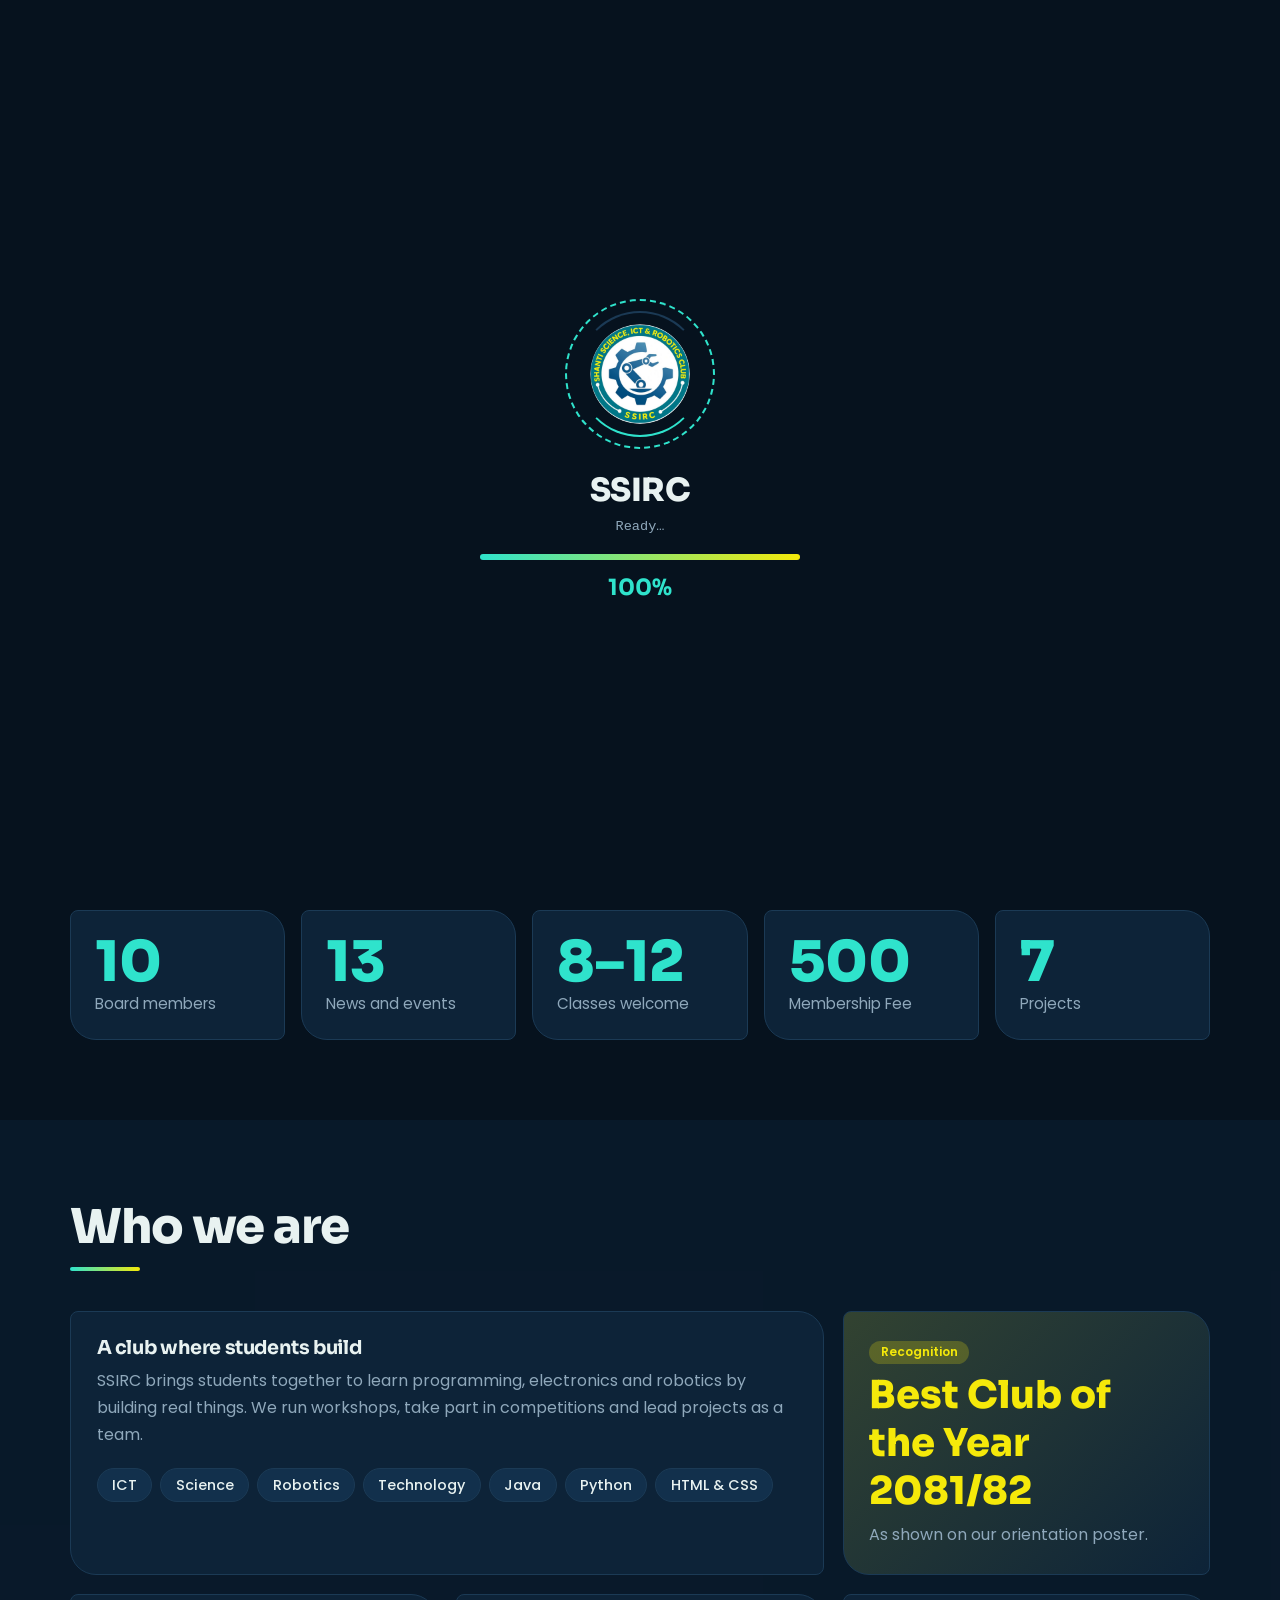
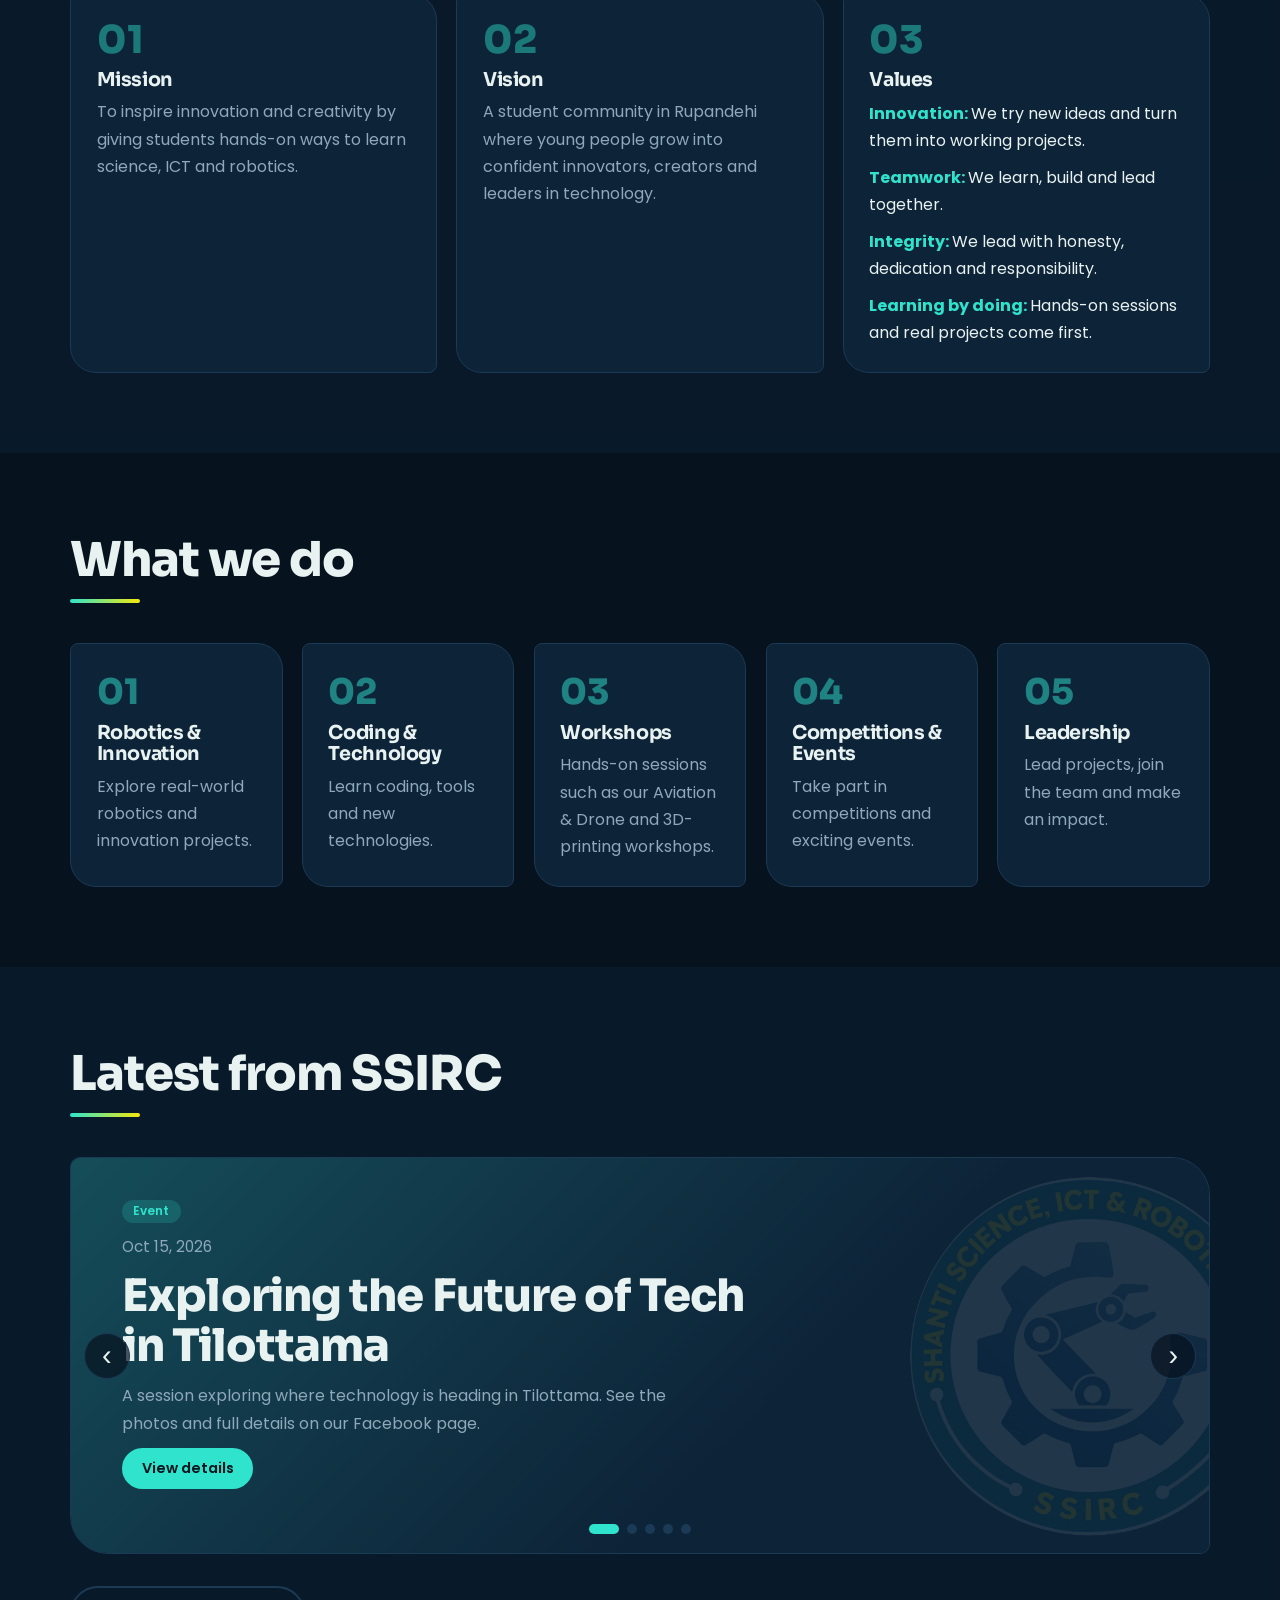
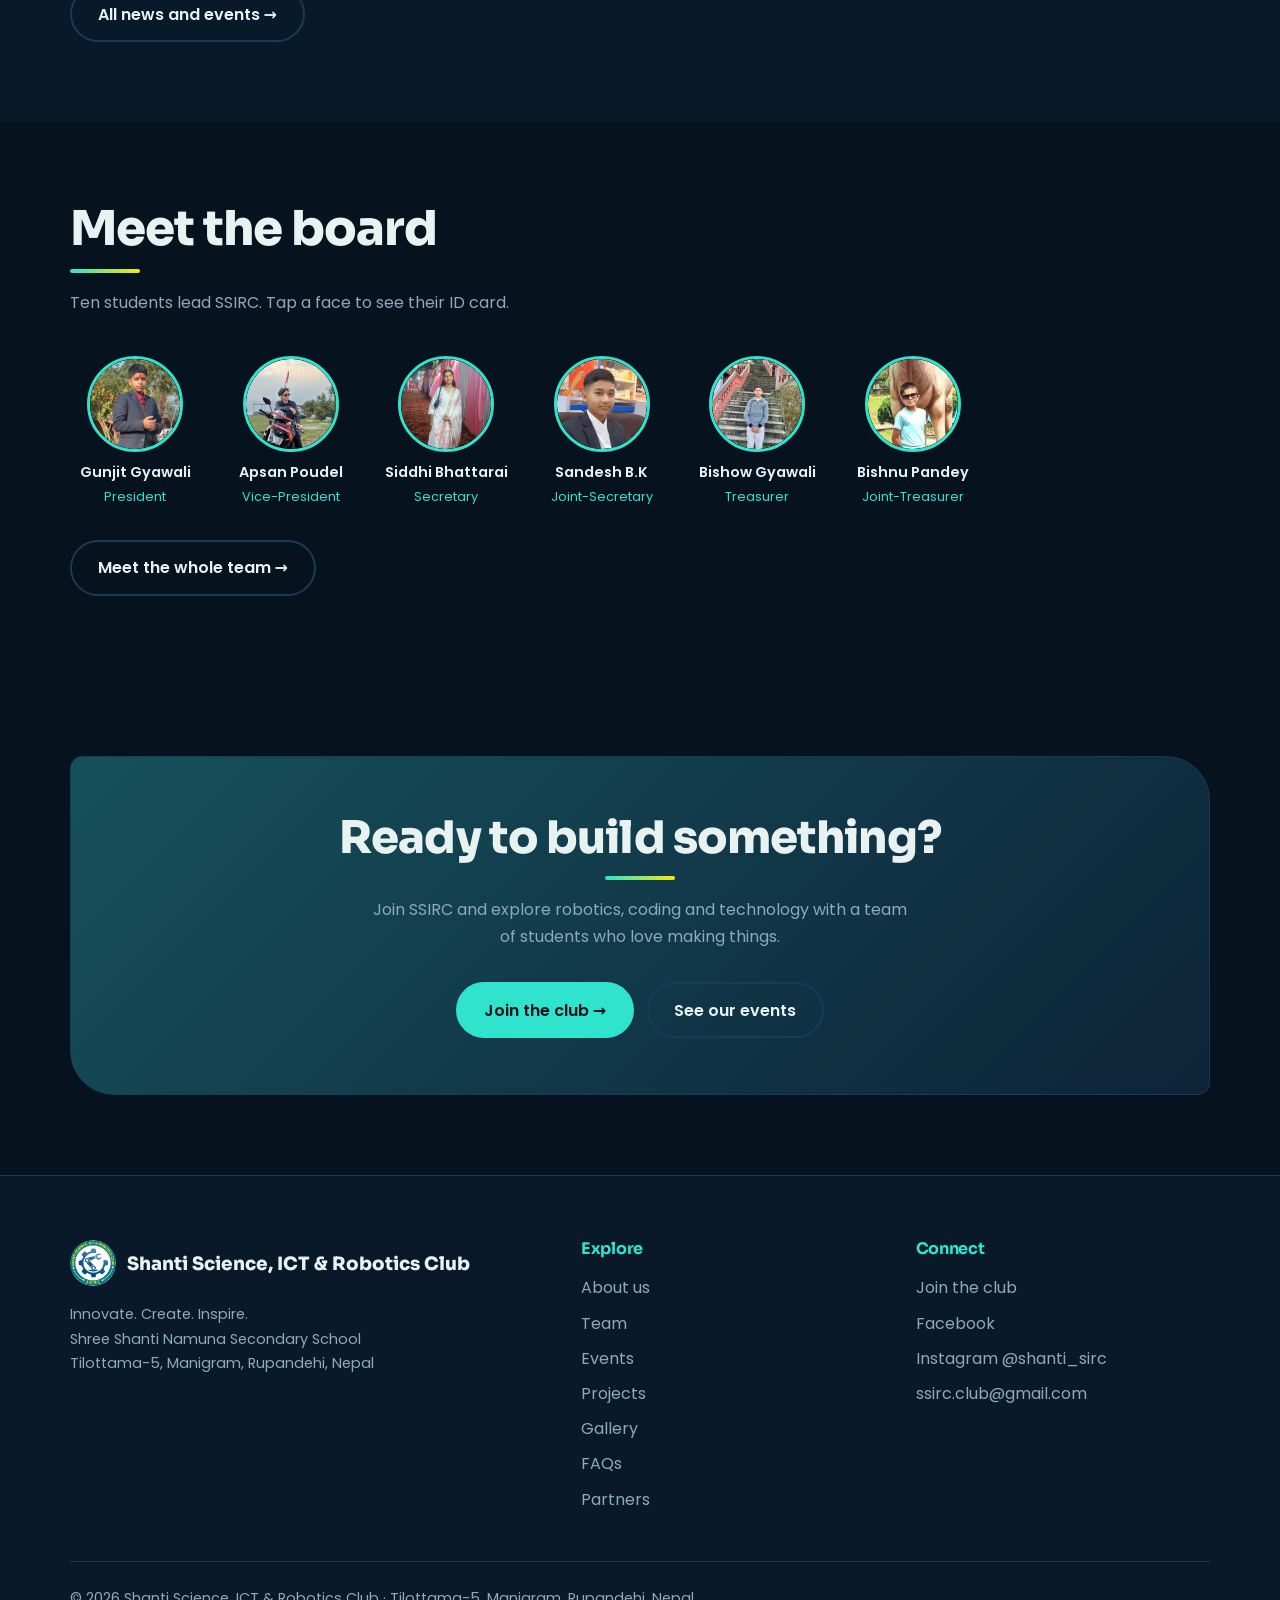
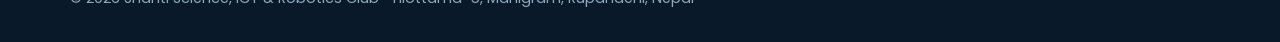
<file: index.html>
<!DOCTYPE html>
<html lang="en">
<head>
<meta charset="utf-8">
<meta name="viewport" content="width=device-width, initial-scale=1, viewport-fit=cover">
<title>Shanti Science, ICT &amp; Robotics Club (SSIRC) | Innovate. Create. Inspire.</title>
<meta name="description" content="SSIRC is a student club for science, ICT and robotics at Shree Shanti Namuna Secondary School, Manigram, Rupandehi, Nepal.">
<meta property="og:title" content="Shanti Science, ICT &amp; Robotics Club (SSIRC) | Innovate. Create. Inspire.">
<meta property="og:description" content="SSIRC is a student club for science, ICT and robotics at Shree Shanti Namuna Secondary School, Manigram, Rupandehi, Nepal.">
<meta property="og:image" content="https://shantisirc.com/logo.png">
<meta property="og:type" content="website">
<meta name="theme-color" content="#06121e">
<link rel="icon" type="image/png" href="favicon.png">
<link rel="manifest" href="site.webmanifest">
<link rel="preconnect" href="https://fonts.googleapis.com">
<link rel="preconnect" href="https://fonts.gstatic.com" crossorigin>
<link href="https://fonts.googleapis.com/css2?family=Poppins:wght@400;500;600;700&family=Sora:wght@600;700;800&display=swap" rel="stylesheet">
<script>document.documentElement.classList.add('js');try{var t=localStorage.getItem('ssirc-theme');if(t)document.documentElement.dataset.theme=t}catch(e){}</script>
<link rel="stylesheet" href="css/base.css">
<link rel="stylesheet" href="css/fx.css">
<link rel="stylesheet" href="css/pages.css">
<link rel="stylesheet" href="css/idcard.css">
</head>
<body data-page="home">
<a class="skip" href="#main">Skip to content</a>
<div id="hdr"></div>
<main id="main">

<section class="hero"><div class="wrap hero-grid">
  <div>
    <p class="kick">Shanti Science, ICT &amp; Robotics Club</p>
    <h1><span>Innovate.</span><span>Create.</span><span>Inspire.</span></h1>
    <p class="lead">A student club for science, ICT and robotics at Shree Shanti Namuna Secondary School in Manigram, Rupandehi, Nepal.</p>
    <div class="cta"><a class="btn" data-join>Join the club →</a><a class="btn ghost" href="events.html">Explore events</a></div>
  </div>
  <div class="orbit"><i class="arm"><b></b></i><i class="arm a2"><b></b></i><i class="arm a3"><b></b></i><img src="logo.png" alt="Shanti Science, ICT &amp; Robotics Club logo" width="400" height="400"></div>
</div></section>

<div class="marq" aria-hidden="true"><div class="marq-in"><span>Innovate</span><span>Create</span><span>Inspire</span><span>Science</span><span>ICT</span><span>Robotics</span><span>Technology</span><span>Java</span><span>Python</span><span>HTML &amp; CSS</span><span>Workshops</span><span>Competitions</span><span>Innovate</span><span>Create</span><span>Inspire</span><span>Science</span><span>ICT</span><span>Robotics</span><span>Technology</span><span>Java</span><span>Python</span><span>HTML &amp; CSS</span><span>Workshops</span><span>Competitions</span></div></div>

<section class="sec"><div class="wrap"><div class="stats">
  <div class="stat rv" id="stBoard"><b>0</b><span>Board members</span></div>
  <div class="stat rv" id="stEvents" hidden><b>0</b><span>News and events</span></div>
  <div class="stat rv"><b>8–12</b><span>Classes welcome</span></div>
  <div class="stat rv"><b>500</b><span>Membership Fee</span></div>
  <div class="stat rv" id="stProj" hidden><b>0</b><span>Projects</span></div>
  <div class="stat rv" id="stPhotos" hidden><b>0</b><span>Photos</span></div>
</div></div></section>

<section class="sec alt" id="about"><div class="wrap">
  <h2>Who we are</h2>
  <div class="bento">
    <article class="card s4 rv"><h3>A club where students build</h3><p>SSIRC brings students together to learn programming, electronics and robotics by building real things. We run workshops, take part in competitions and lead projects as a team.</p>
      <ul class="chips" style="margin-top:1.2rem"><li>ICT</li><li>Science</li><li>Robotics</li><li>Technology</li><li>Java</li><li>Python</li><li>HTML &amp; CSS</li></ul></article>
    <article class="card award s2 rv"><span class="ev-tag" data-tag="Announcement">Recognition</span><strong>Best Club of the Year 2081/82</strong><p>As shown on our orientation poster.</p></article>
    <article class="card s2 rv"><div class="no">01</div><h3>Mission</h3><p id="mission"></p></article>
    <article class="card s2 rv"><div class="no">02</div><h3>Vision</h3><p id="vision"></p></article>
    <article class="card s2 rv"><div class="no">03</div><h3>Values</h3><ul class="vals" id="values"></ul></article>
  </div>
</div></section>

<section class="sec"><div class="wrap">
  <h2>What we do</h2>
  <div class="prog" id="programs"></div>
</div></section>

<section class="sec alt"><div class="wrap">
  <h2>Latest from SSIRC</h2>
  <div class="car" id="homeCar" aria-label="Latest news and events"></div>
  <div class="cta"><a class="btn ghost" href="events.html">All news and events →</a></div>
</div></section>

<section class="sec"><div class="wrap">
  <h2>Meet the board</h2>
  <p class="sub">Ten students lead SSIRC. Tap a face to see their ID card.</p>
  <div class="strip" id="teamStrip"></div>
  <div class="cta"><a class="btn ghost" href="team.html">Meet the whole team →</a></div>
</div></section>

<section class="sec alt" id="gallerySec" hidden><div class="wrap">
  <h2>Gallery</h2>
  <div class="pvgrid" id="galPrev"></div>
  <div class="cta"><a class="btn ghost" href="gallery.html">See all photos →</a></div>
</div></section>
<section class="sec"><div class="wrap"><div class="band rv"><h2>Ready to build something?</h2><p>Join SSIRC and explore robotics, coding and technology with a team of students who love making things.</p><div class="cta"><a class="btn" data-join>Join the club →</a><a class="btn ghost" href="events.html">See our events</a></div></div></div></section>
</main>
<div id="ftr"></div>
<dialog id="evm" aria-labelledby="evmT"><div class="evm-panel"><button class="evm-close" aria-label="Close">×</button><img class="evm-img" alt="" hidden><span class="evm-tag ev-tag"></span><time></time><h2 id="evmT"></h2><p class="evm-text"></p><dl class="facts"></dl><div class="cta"><a class="btn evm-link"></a></div></div></dialog>
<noscript><p style="padding:1rem;text-align:center">Please turn on JavaScript to see the full SSIRC website. You can still reach us at ssirc.club@gmail.com.</p></noscript>
<script defer src="js/data.js"></script>
<script defer src="js/util.js"></script>
<script defer src="js/layout.js"></script>
<script defer src="js/fx.js"></script>
<script defer src="js/events.js"></script>
<script defer src="js/projects.js"></script>
<script defer src="js/gallery.js"></script>
<script defer src="js/content.js"></script>
<script defer src="js/home.js"></script>
</body>
</html>
</file>
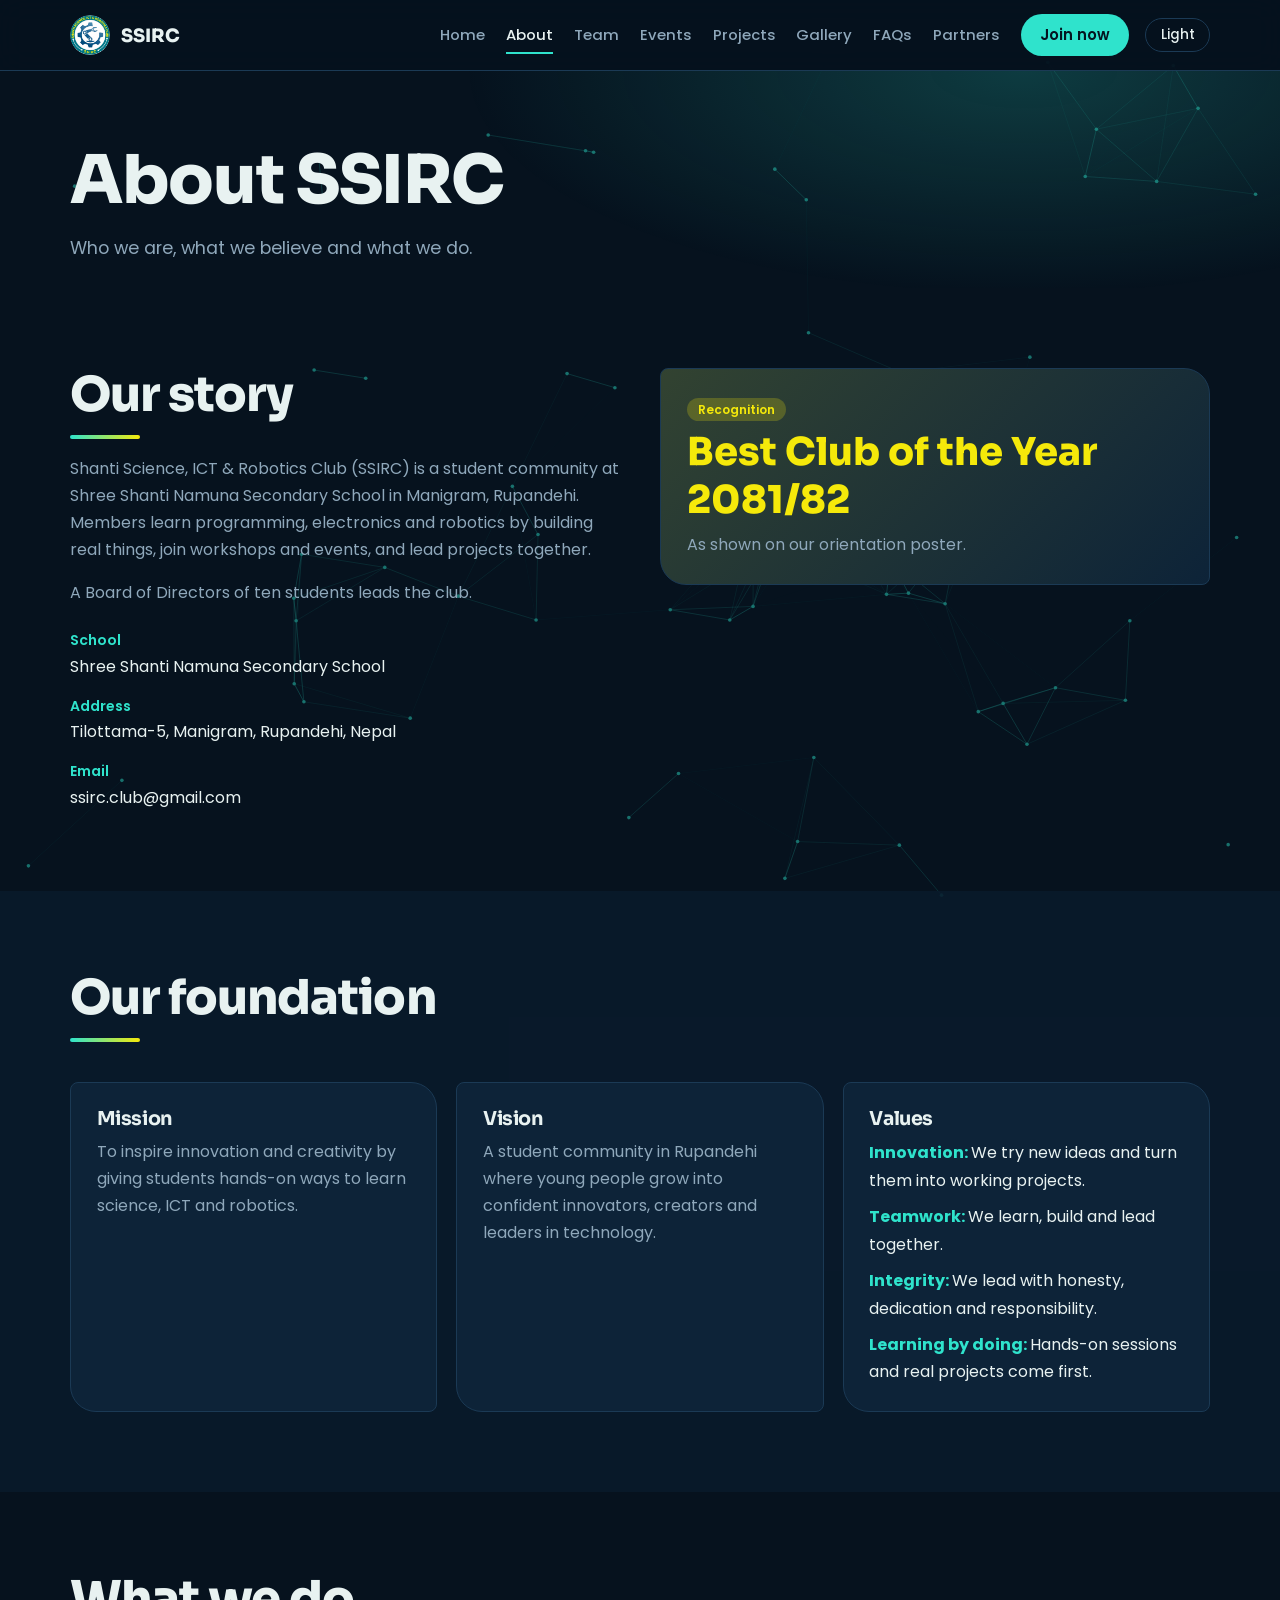
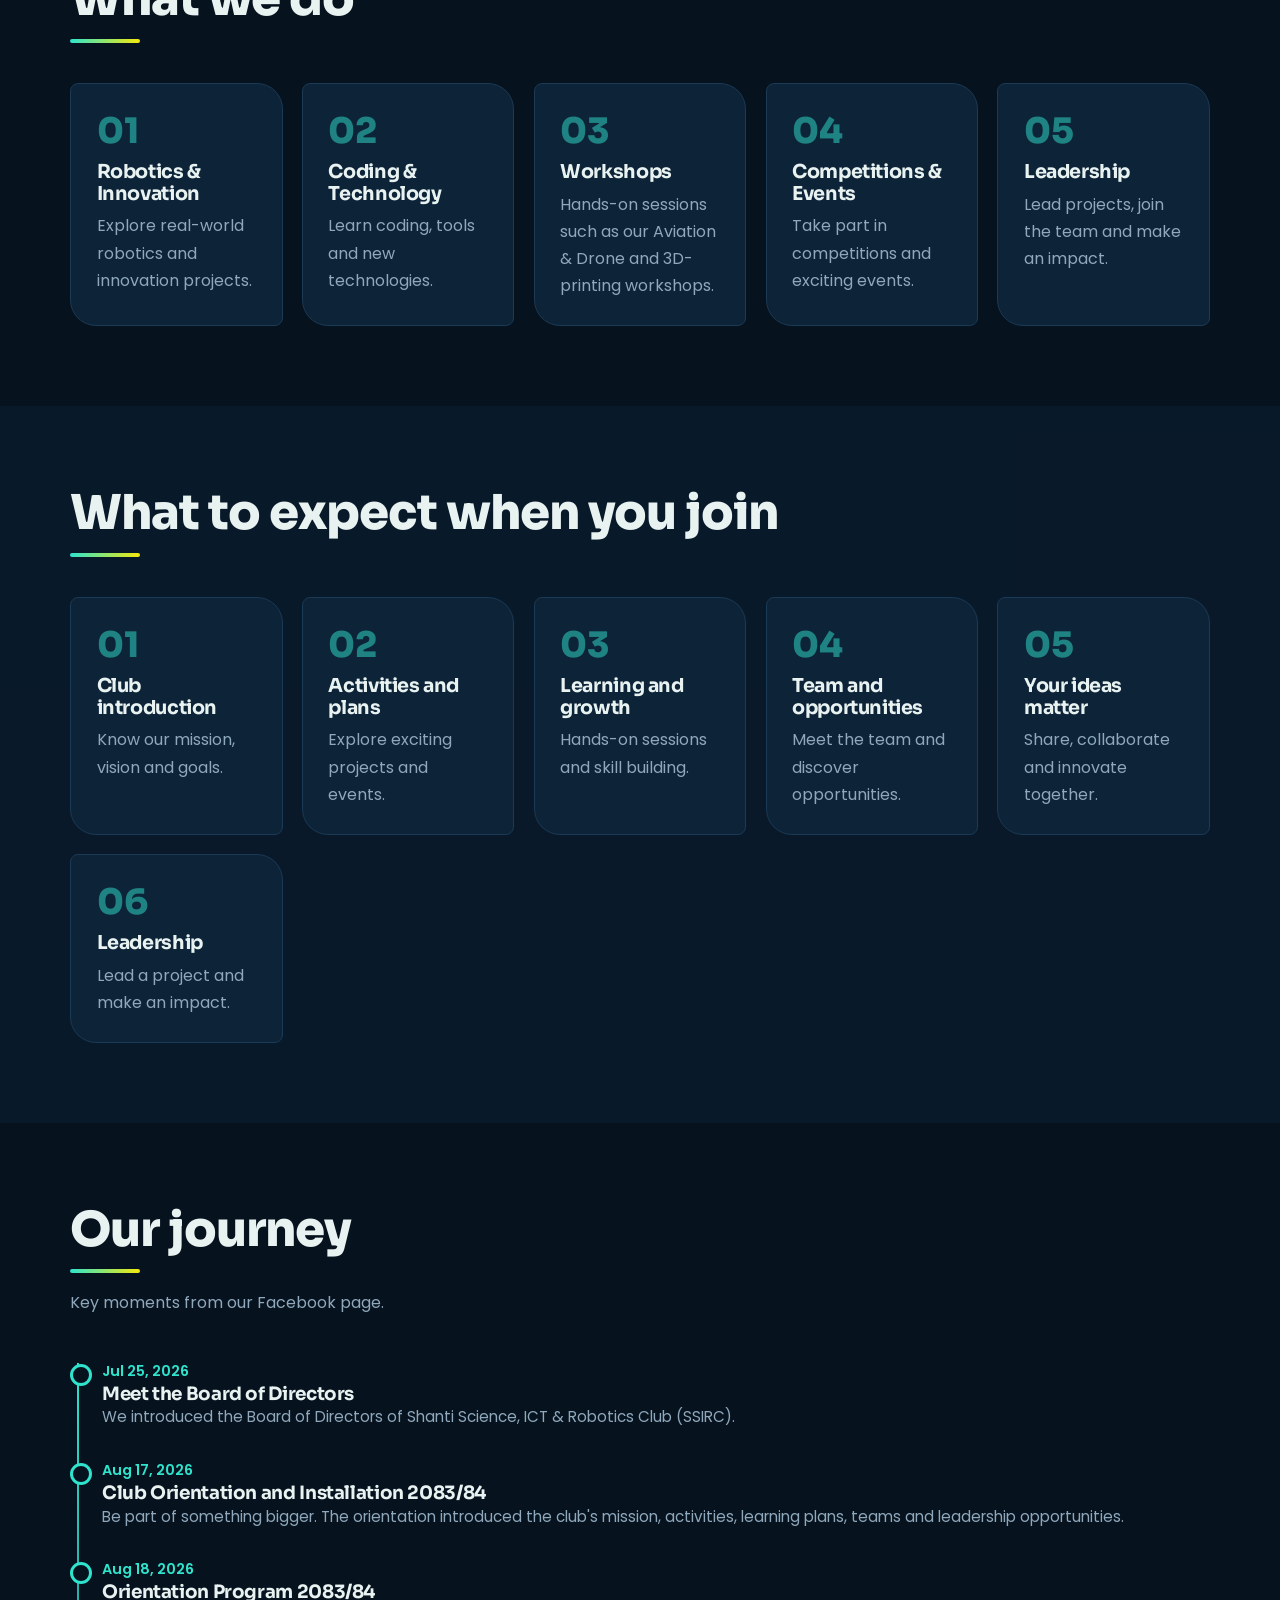
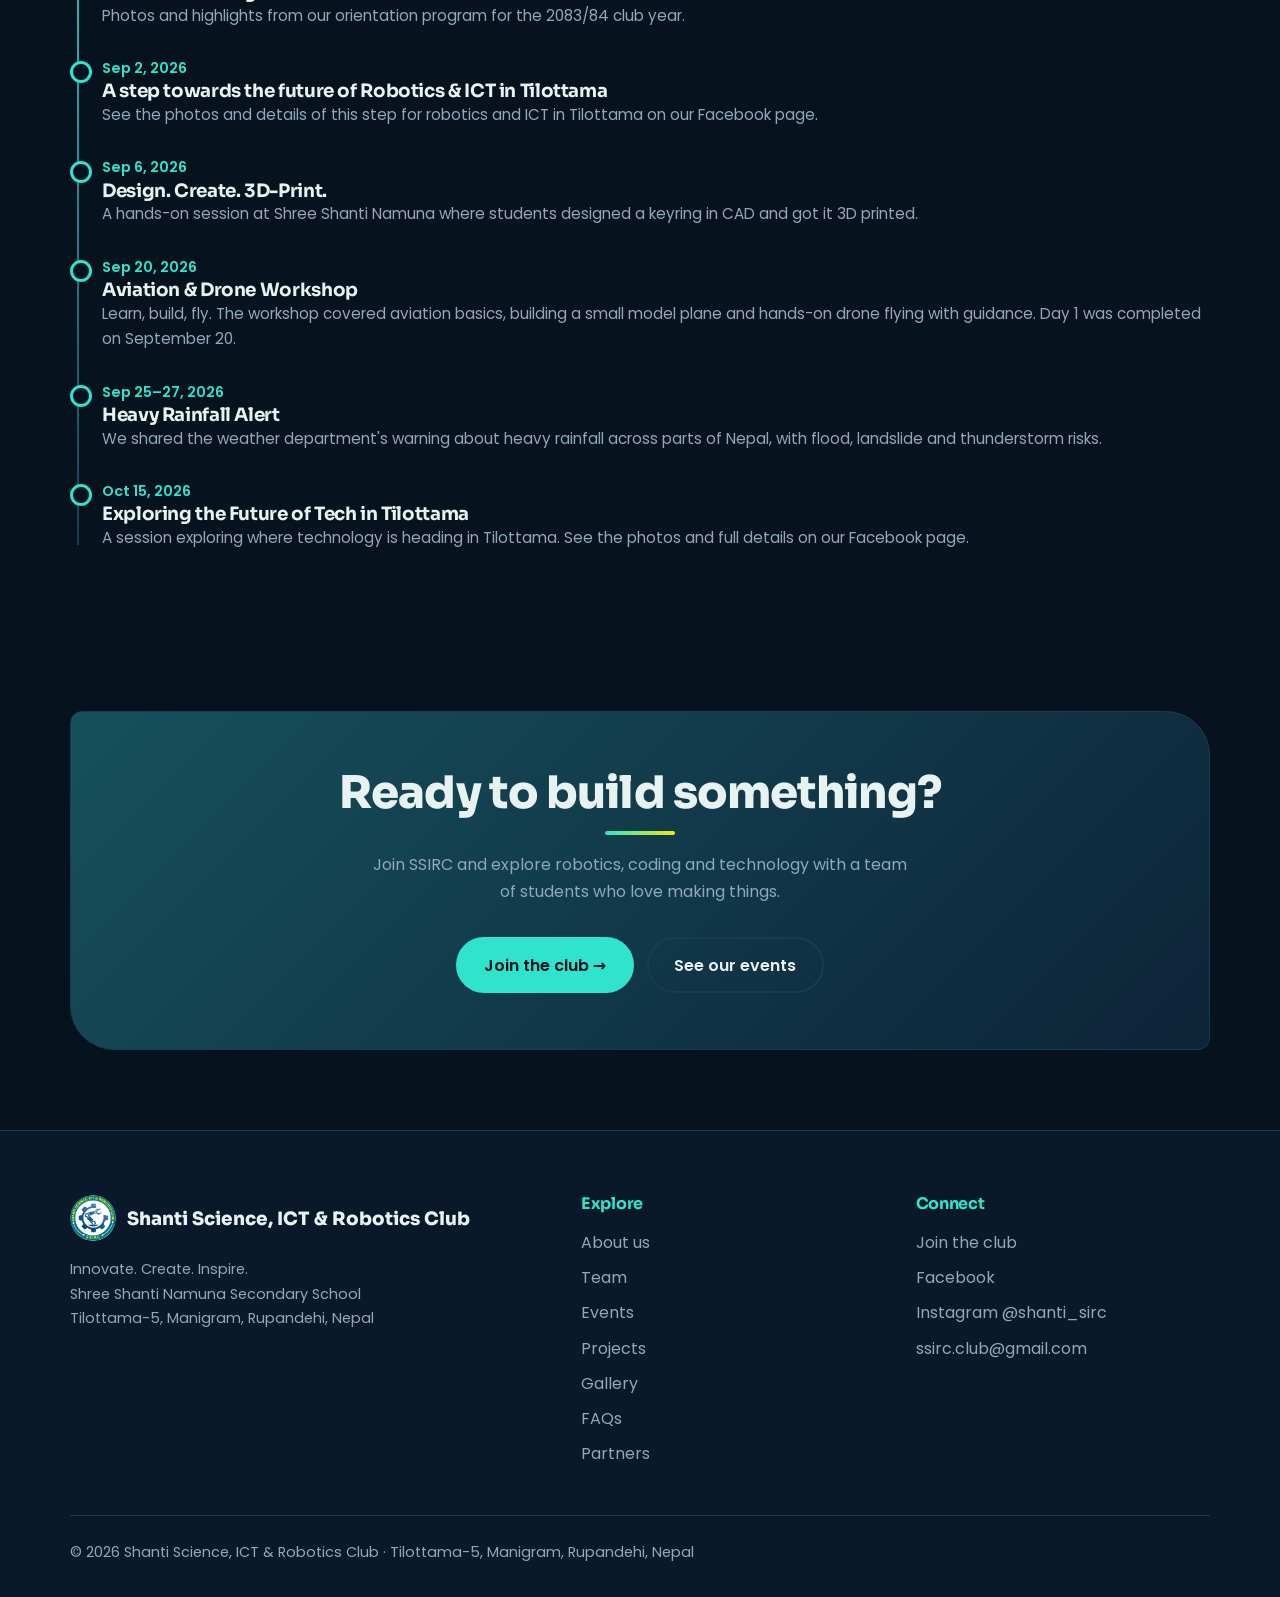
<file: about.html>
<!DOCTYPE html>
<html lang="en">
<head>
<meta charset="utf-8">
<meta name="viewport" content="width=device-width, initial-scale=1, viewport-fit=cover">
<title>About SSIRC | Shanti Science, ICT &amp; Robotics Club</title>
<meta name="description" content="Learn about SSIRC: our mission, vision, values, programs and journey.">
<meta property="og:title" content="About SSIRC | Shanti Science, ICT &amp; Robotics Club">
<meta property="og:description" content="Learn about SSIRC: our mission, vision, values, programs and journey.">
<meta property="og:image" content="https://shantisirc.com/logo.png">
<meta property="og:type" content="website">
<meta name="theme-color" content="#06121e">
<link rel="icon" type="image/png" href="favicon.png">
<link rel="manifest" href="site.webmanifest">
<link rel="preconnect" href="https://fonts.googleapis.com">
<link rel="preconnect" href="https://fonts.gstatic.com" crossorigin>
<link href="https://fonts.googleapis.com/css2?family=Poppins:wght@400;500;600;700&family=Sora:wght@600;700;800&display=swap" rel="stylesheet">
<script>document.documentElement.classList.add('js');try{var t=localStorage.getItem('ssirc-theme');if(t)document.documentElement.dataset.theme=t}catch(e){}</script>
<link rel="stylesheet" href="css/base.css">
<link rel="stylesheet" href="css/fx.css">
<link rel="stylesheet" href="css/pages.css">
<link rel="stylesheet" href="css/idcard.css">
</head>
<body data-page="about">
<a class="skip" href="#main">Skip to content</a>
<div id="hdr"></div>
<main id="main">
<section class="phead"><div class="wrap"><h1>About SSIRC</h1><p>Who we are, what we believe and what we do.</p></div></section>
<section class="sec"><div class="wrap two">
  <div><h2>Our story</h2>
    <p class="sub">Shanti Science, ICT &amp; Robotics Club (SSIRC) is a student community at Shree Shanti Namuna Secondary School in Manigram, Rupandehi. Members learn programming, electronics and robotics by building real things, join workshops and events, and lead projects together.</p>
    <p class="sub">A Board of Directors of ten students leads the club.</p>
    <dl class="facts"><div><dt>School</dt><dd>Shree Shanti Namuna Secondary School</dd></div><div><dt>Address</dt><dd>Tilottama-5, Manigram, Rupandehi, Nepal</dd></div><div><dt>Email</dt><dd>ssirc.club@gmail.com</dd></div></dl></div>
  <article class="card award rv"><span class="ev-tag" data-tag="Announcement">Recognition</span><strong>Best Club of the Year 2081/82</strong><p>As shown on our orientation poster.</p></article>
</div></section>

<section class="sec alt"><div class="wrap"><h2>Our foundation</h2>
  <div class="grid3">
    <article class="card rv"><h3>Mission</h3><p id="mission"></p></article>
    <article class="card rv"><h3>Vision</h3><p id="vision"></p></article>
    <article class="card rv"><h3>Values</h3><ul class="vals" id="values"></ul></article>
  </div></div></section>

<section class="sec"><div class="wrap"><h2>What we do</h2><div class="prog" id="programs"></div></div></section>

<section class="sec alt"><div class="wrap"><h2>What to expect when you join</h2><div class="prog" id="expect"></div></div></section>

<section class="sec"><div class="wrap"><h2>Our journey</h2><p class="sub">Key moments from our Facebook page.</p><ol class="tl" id="timeline"></ol></div></section>
<section class="sec"><div class="wrap"><div class="band rv"><h2>Ready to build something?</h2><p>Join SSIRC and explore robotics, coding and technology with a team of students who love making things.</p><div class="cta"><a class="btn" data-join>Join the club →</a><a class="btn ghost" href="/events/">See our events</a></div></div></div></section>
</main>
<div id="ftr"></div>

<noscript><p style="padding:1rem;text-align:center">Please turn on JavaScript to see the full SSIRC website. You can still reach us at ssirc.club@gmail.com.</p></noscript>
<script defer src="js/data.js"></script>
<script defer src="js/util.js"></script>
<script defer src="js/layout.js"></script>
<script defer src="js/fx.js"></script>
<script defer src="js/events.js"></script>
<script defer src="js/content.js"></script>
</body>
</html>
</file>
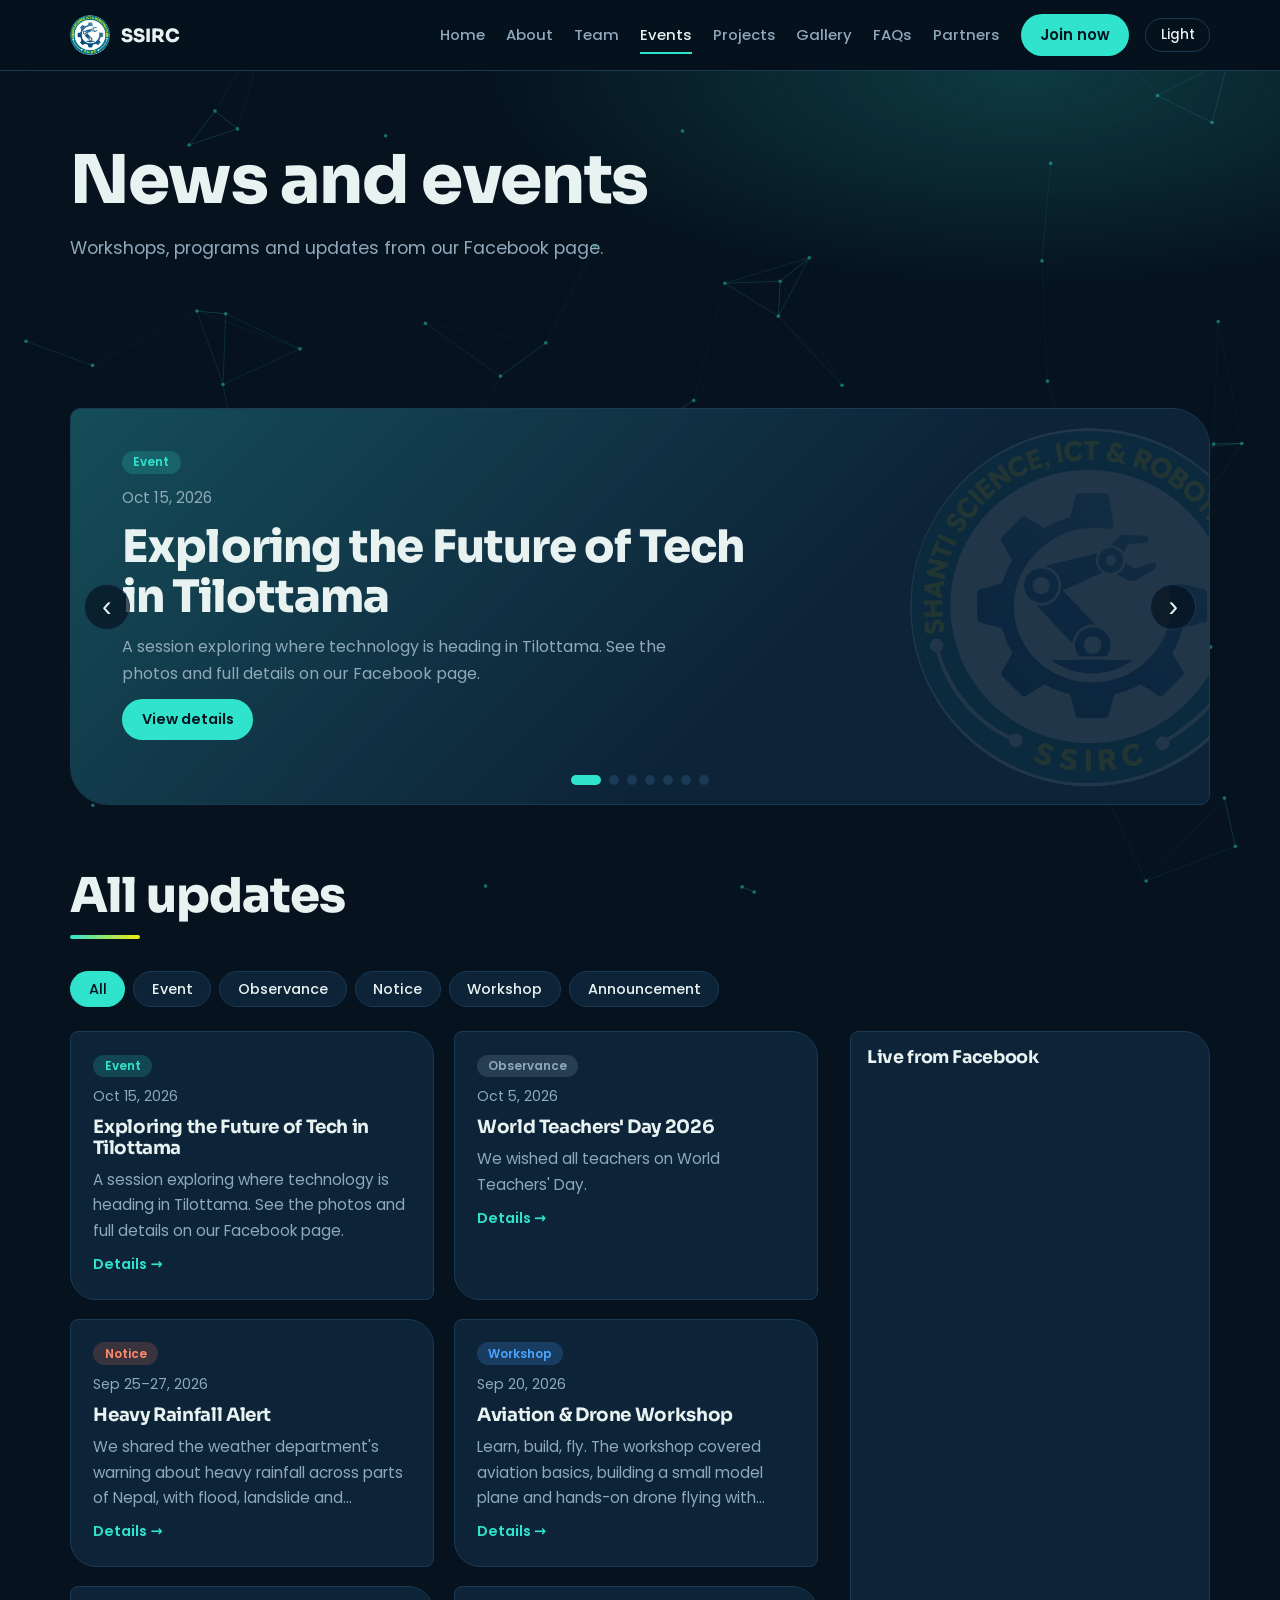
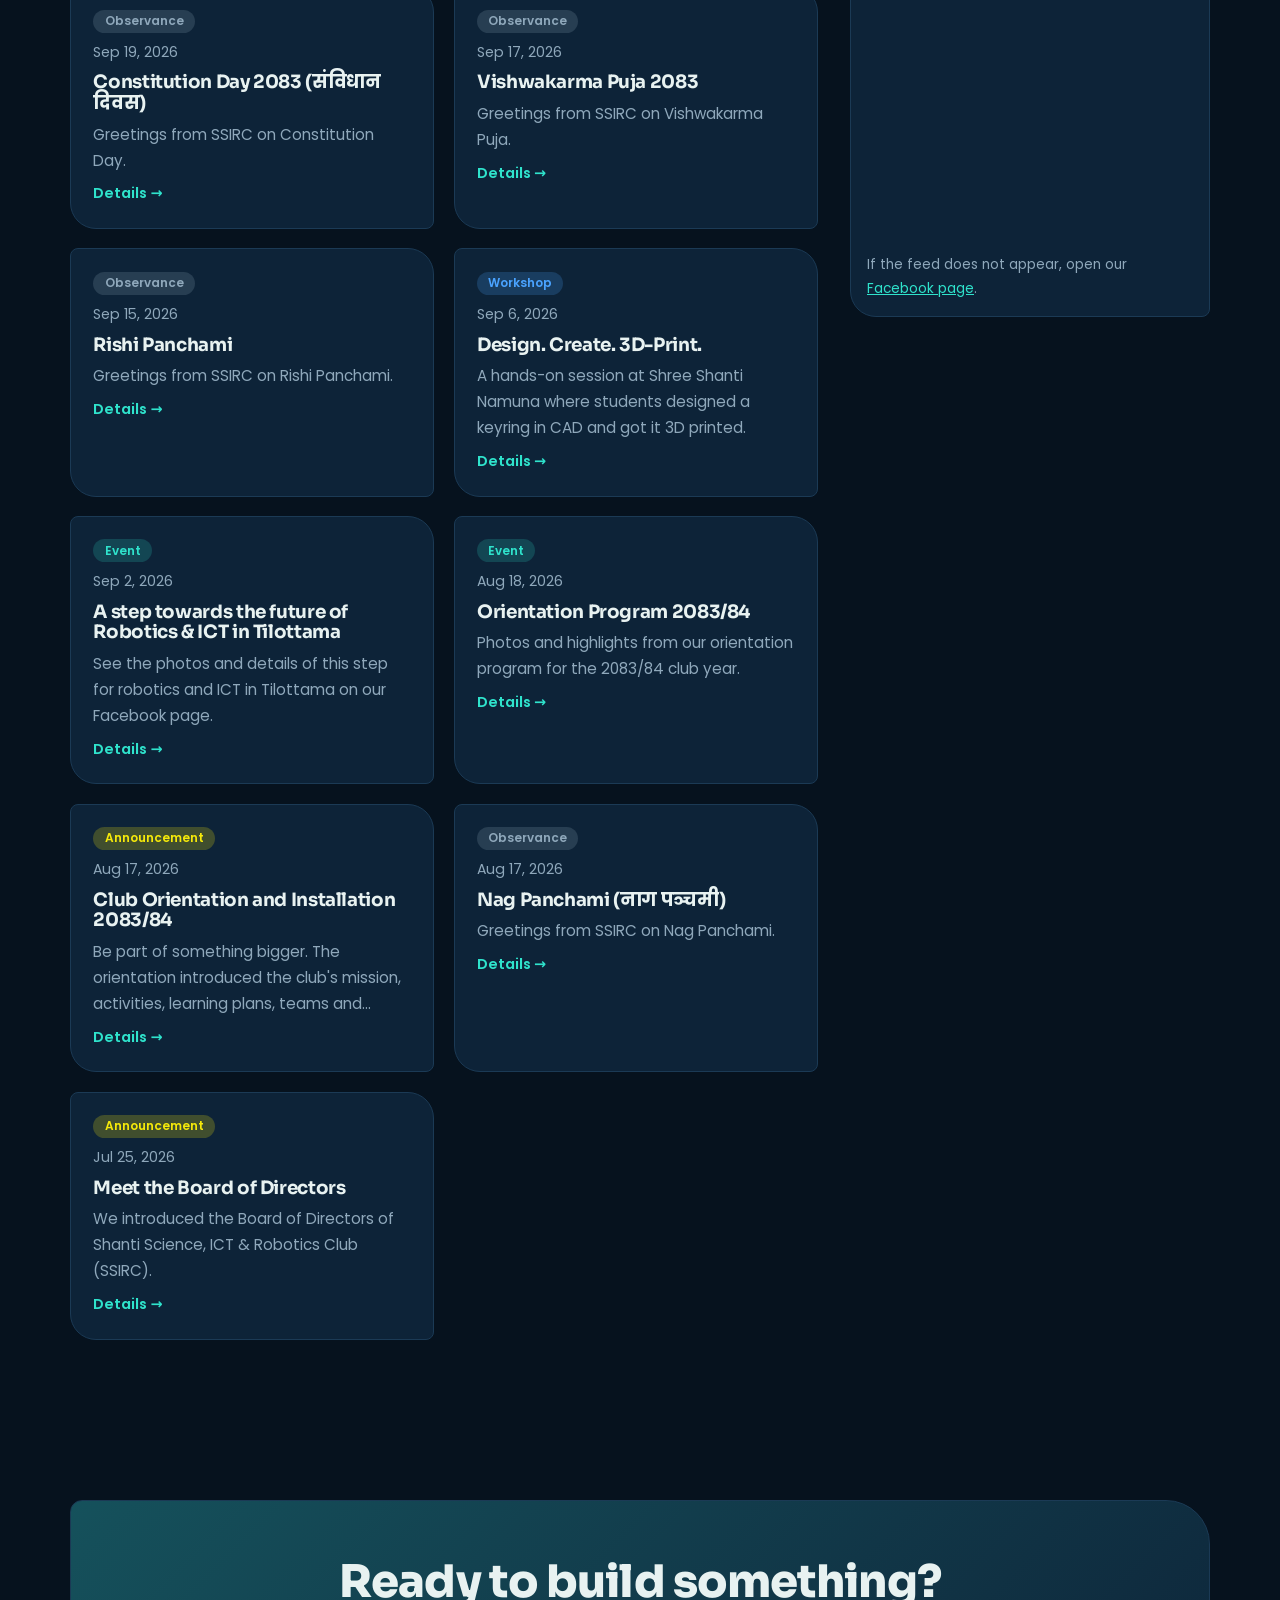
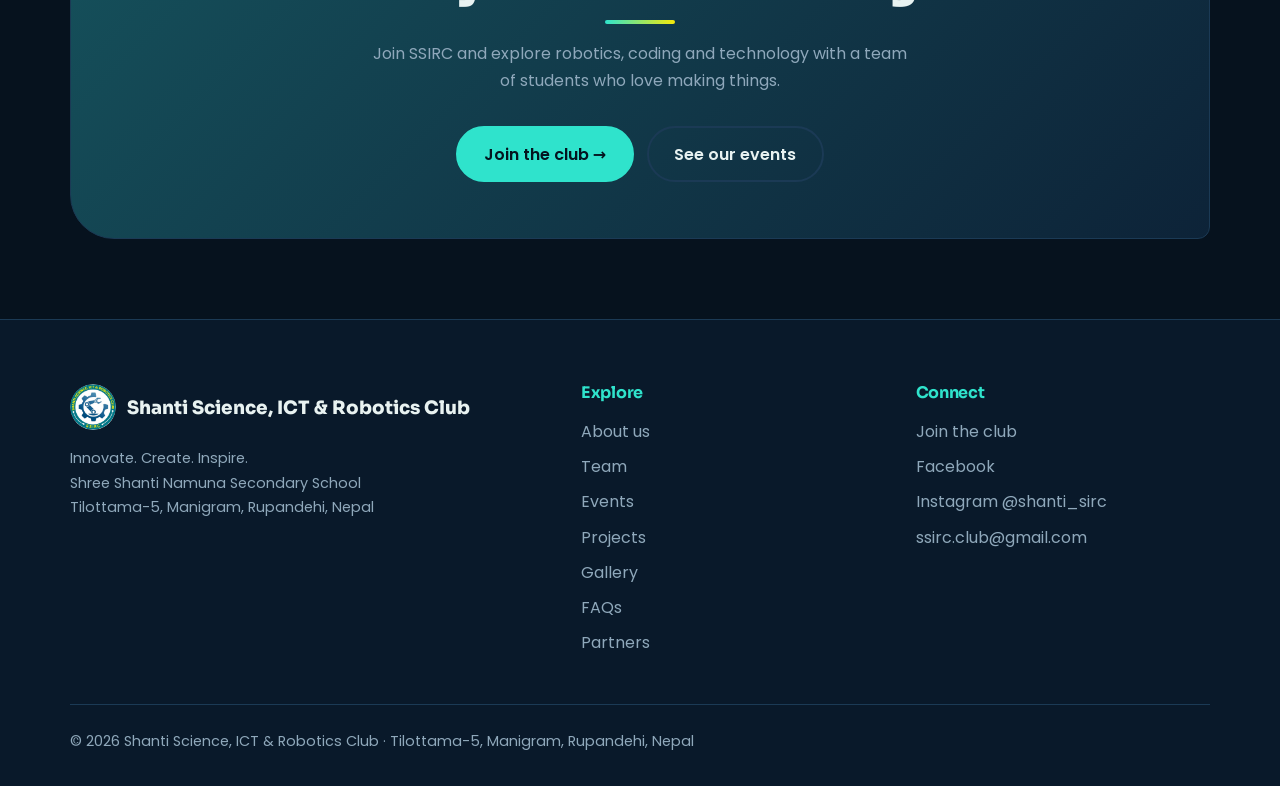
<file: events.html>
<!DOCTYPE html>
<html lang="en">
<head>
<meta charset="utf-8">
<meta name="viewport" content="width=device-width, initial-scale=1, viewport-fit=cover">
<title>Events and News | Shanti Science, ICT &amp; Robotics Club</title>
<meta name="description" content="Workshops, events and news from SSIRC in Manigram, Rupandehi.">
<meta property="og:title" content="Events and News | Shanti Science, ICT &amp; Robotics Club">
<meta property="og:description" content="Workshops, events and news from SSIRC in Manigram, Rupandehi.">
<meta property="og:image" content="https://shantisirc.com/logo.png">
<meta property="og:type" content="website">
<meta name="theme-color" content="#06121e">
<link rel="icon" type="image/png" href="favicon.png">
<link rel="manifest" href="site.webmanifest">
<link rel="preconnect" href="https://fonts.googleapis.com">
<link rel="preconnect" href="https://fonts.gstatic.com" crossorigin>
<link href="https://fonts.googleapis.com/css2?family=Poppins:wght@400;500;600;700&family=Sora:wght@600;700;800&display=swap" rel="stylesheet">
<script>document.documentElement.classList.add('js');try{var t=localStorage.getItem('ssirc-theme');if(t)document.documentElement.dataset.theme=t}catch(e){}</script>
<link rel="stylesheet" href="css/base.css">
<link rel="stylesheet" href="css/fx.css">
<link rel="stylesheet" href="css/pages.css">
<link rel="stylesheet" href="css/idcard.css">
</head>
<body data-page="events">
<a class="skip" href="#main">Skip to content</a>
<div id="hdr"></div>
<main id="main">
<section class="phead"><div class="wrap"><h1>News and events</h1><p>Workshops, programs and updates from our Facebook page.</p></div></section>
<section class="sec"><div class="wrap">
  <div class="car" id="eventsCar" aria-label="Featured events"></div>
  <h2 style="margin-top:4rem">All updates</h2>
  <div class="filters" id="eventFilters" role="group" aria-label="Filter by type"></div>
  <div class="evlay">
    <div class="cards" id="eventsGrid"></div>
    <aside class="fb"><h3>Live from Facebook</h3><div id="fbFeed"></div>
      <p class="note">If the feed does not appear, open our <a data-fb style="color:var(--teal)">Facebook page</a>.</p></aside>
  </div>
</div></section>
<section class="sec"><div class="wrap"><div class="band rv"><h2>Ready to build something?</h2><p>Join SSIRC and explore robotics, coding and technology with a team of students who love making things.</p><div class="cta"><a class="btn" data-join>Join the club →</a><a class="btn ghost" href="events.html">See our events</a></div></div></div></section>
</main>
<div id="ftr"></div>
<dialog id="evm" aria-labelledby="evmT"><div class="evm-panel"><button class="evm-close" aria-label="Close">×</button><img class="evm-img" alt="" hidden><span class="evm-tag ev-tag"></span><time></time><h2 id="evmT"></h2><p class="evm-text"></p><dl class="facts"></dl><div class="cta"><a class="btn evm-link"></a></div></div></dialog>
<noscript><p style="padding:1rem;text-align:center">Please turn on JavaScript to see the full SSIRC website. You can still reach us at ssirc.club@gmail.com.</p></noscript>
<script defer src="js/data.js"></script>
<script defer src="js/util.js"></script>
<script defer src="js/layout.js"></script>
<script defer src="js/fx.js"></script>
<script defer src="js/events.js"></script>
</body>
</html>
</file>
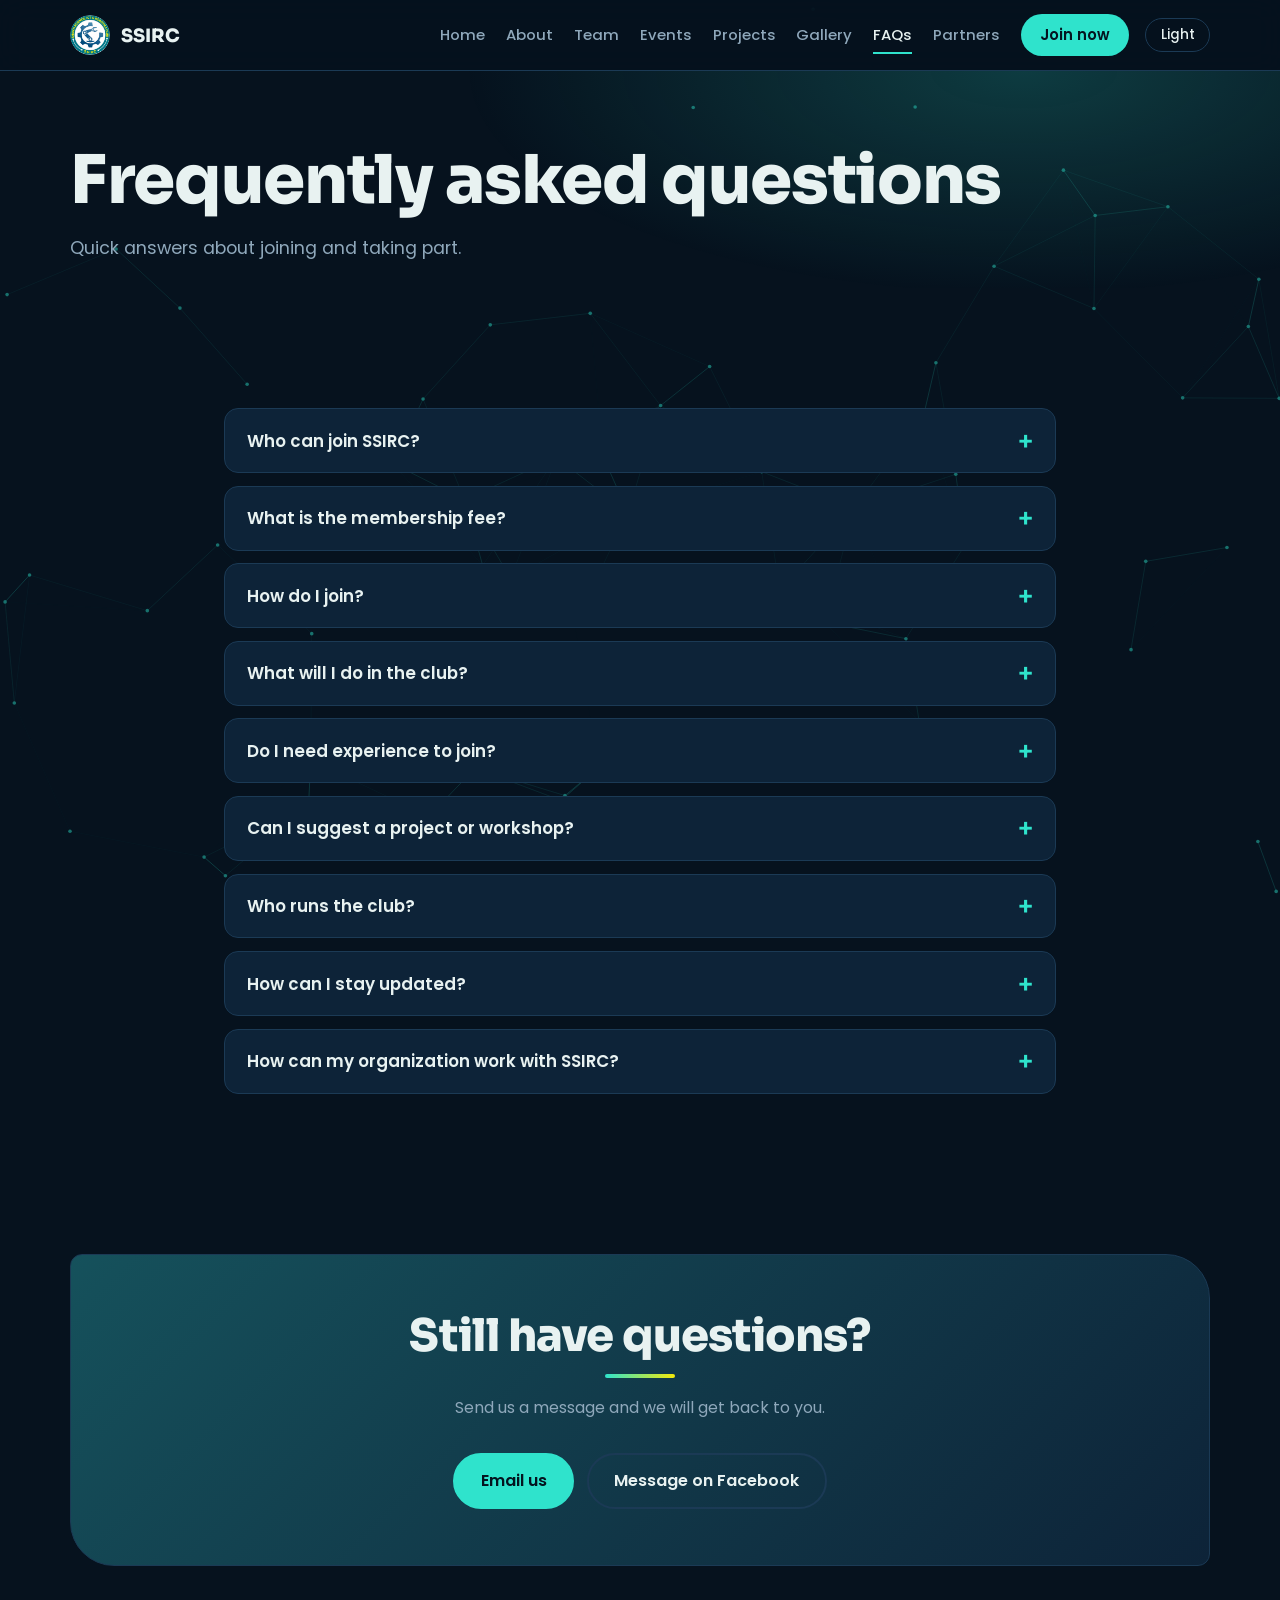
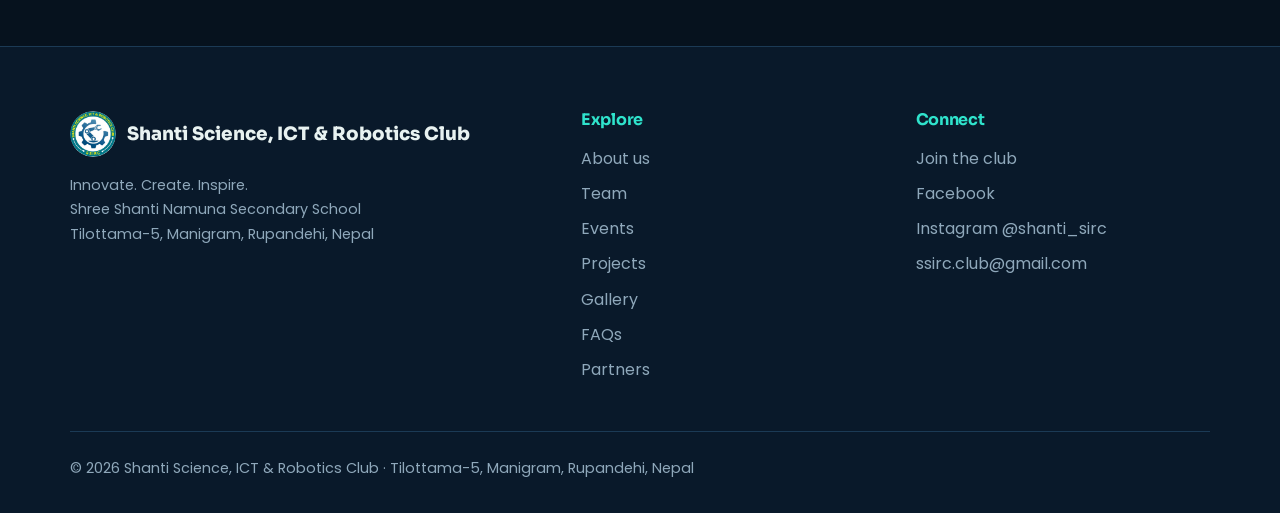
<file: faqs.html>
<!DOCTYPE html>
<html lang="en">
<head>
<meta charset="utf-8">
<meta name="viewport" content="width=device-width, initial-scale=1, viewport-fit=cover">
<title>FAQs | Shanti Science, ICT &amp; Robotics Club</title>
<meta name="description" content="Answers to common questions about joining and taking part in SSIRC.">
<meta property="og:title" content="FAQs | Shanti Science, ICT &amp; Robotics Club">
<meta property="og:description" content="Answers to common questions about joining and taking part in SSIRC.">
<meta property="og:image" content="https://shantisirc.com/logo.png">
<meta property="og:type" content="website">
<meta name="theme-color" content="#06121e">
<link rel="icon" type="image/png" href="favicon.png">
<link rel="manifest" href="site.webmanifest">
<link rel="preconnect" href="https://fonts.googleapis.com">
<link rel="preconnect" href="https://fonts.gstatic.com" crossorigin>
<link href="https://fonts.googleapis.com/css2?family=Poppins:wght@400;500;600;700&family=Sora:wght@600;700;800&display=swap" rel="stylesheet">
<script>document.documentElement.classList.add('js');try{var t=localStorage.getItem('ssirc-theme');if(t)document.documentElement.dataset.theme=t}catch(e){}</script>
<link rel="stylesheet" href="css/base.css">
<link rel="stylesheet" href="css/fx.css">
<link rel="stylesheet" href="css/pages.css">
<link rel="stylesheet" href="css/idcard.css">
</head>
<body data-page="faqs">
<a class="skip" href="#main">Skip to content</a>
<div id="hdr"></div>
<main id="main">
<section class="phead"><div class="wrap"><h1>Frequently asked questions</h1><p>Quick answers about joining and taking part.</p></div></section>
<section class="sec"><div class="wrap"><div class="faqs" id="faqList"></div></div></section>
<section class="sec"><div class="wrap"><div class="band rv"><h2>Still have questions?</h2><p>Send us a message and we will get back to you.</p>
<div class="cta"><a class="btn" href="mailto:ssirc.club@gmail.com">Email us</a><a class="btn ghost" data-fb>Message on Facebook</a></div></div></div></section>

</main>
<div id="ftr"></div>

<noscript><p style="padding:1rem;text-align:center">Please turn on JavaScript to see the full SSIRC website. You can still reach us at ssirc.club@gmail.com.</p></noscript>
<script defer src="js/data.js"></script>
<script defer src="js/util.js"></script>
<script defer src="js/layout.js"></script>
<script defer src="js/fx.js"></script>
<script defer src="js/faq.js"></script>
</body>
</html>
</file>
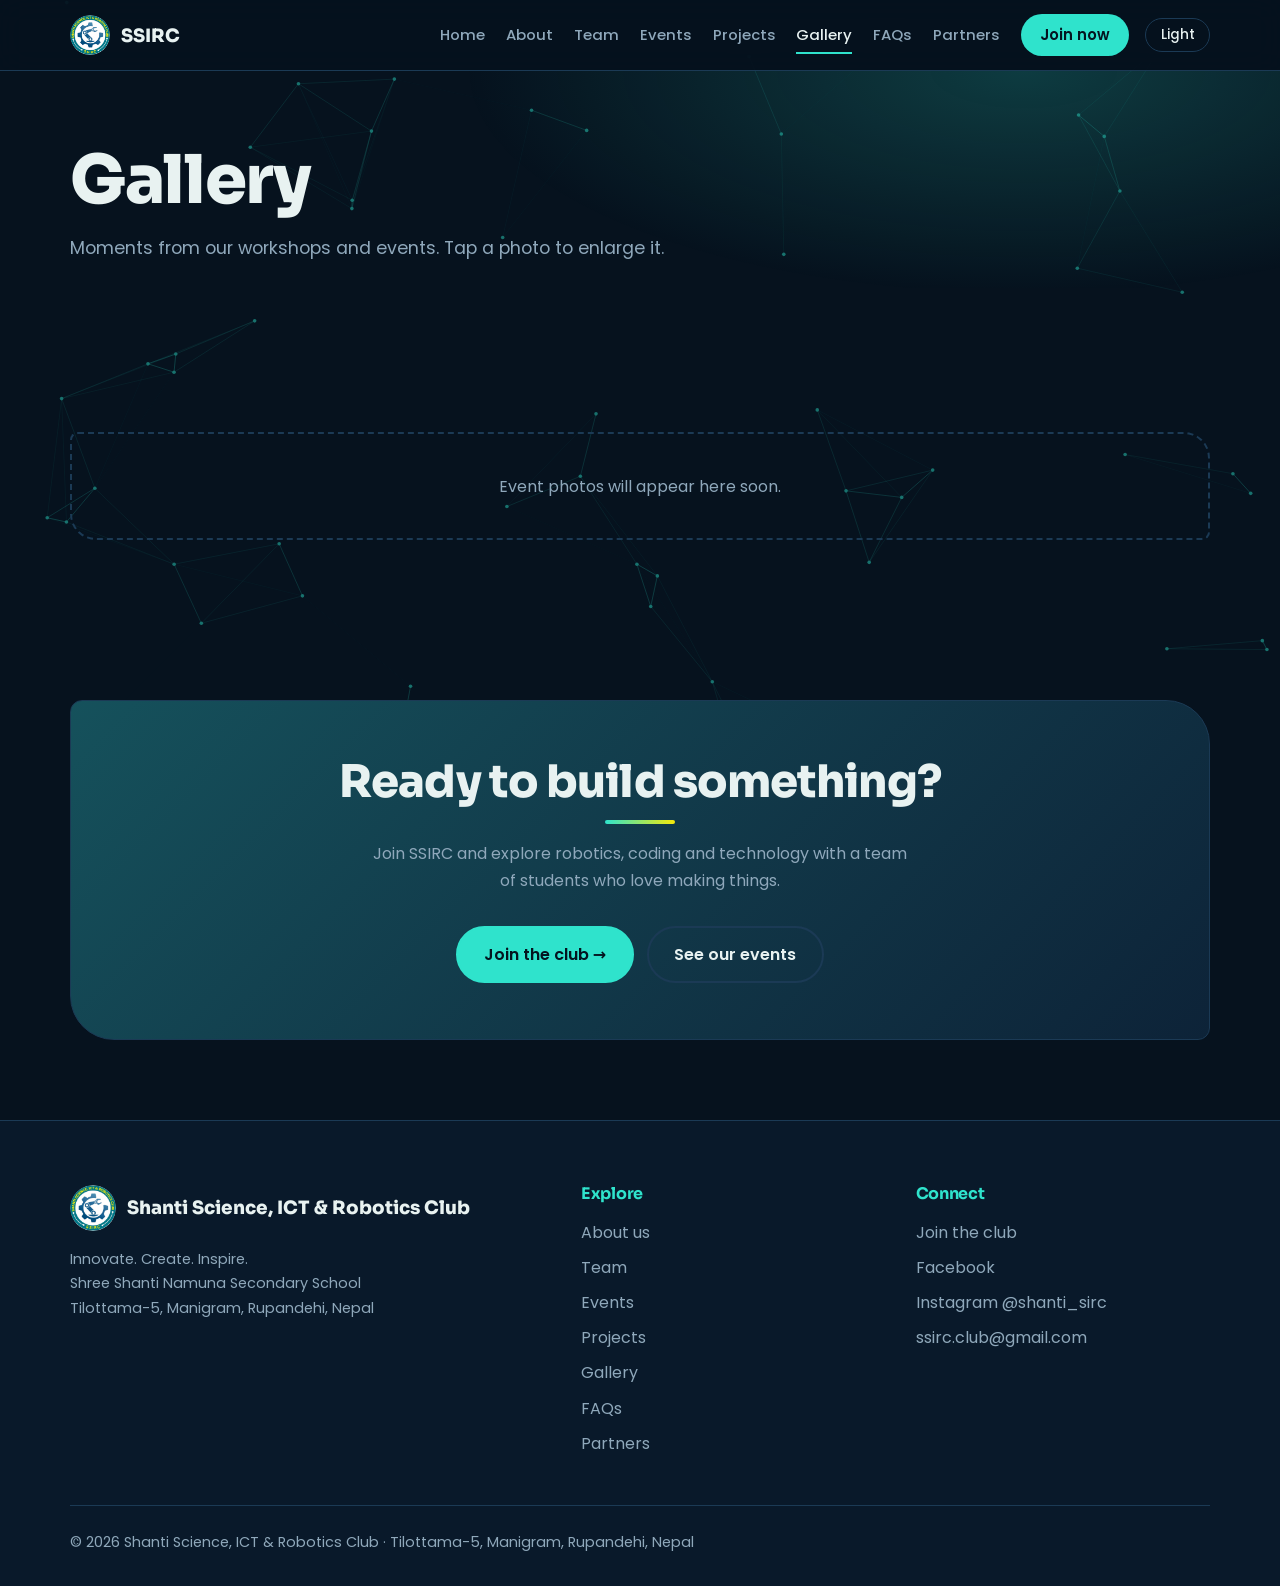
<file: gallery.html>
<!DOCTYPE html>
<html lang="en">
<head>
<meta charset="utf-8">
<meta name="viewport" content="width=device-width, initial-scale=1, viewport-fit=cover">
<title>Gallery | Shanti Science, ICT &amp; Robotics Club</title>
<meta name="description" content="Photos from SSIRC workshops and events.">
<meta property="og:title" content="Gallery | Shanti Science, ICT &amp; Robotics Club">
<meta property="og:description" content="Photos from SSIRC workshops and events.">
<meta property="og:image" content="https://shantisirc.com/logo.png">
<meta property="og:type" content="website">
<meta name="theme-color" content="#06121e">
<link rel="icon" type="image/png" href="favicon.png">
<link rel="manifest" href="site.webmanifest">
<link rel="preconnect" href="https://fonts.googleapis.com">
<link rel="preconnect" href="https://fonts.gstatic.com" crossorigin>
<link href="https://fonts.googleapis.com/css2?family=Poppins:wght@400;500;600;700&family=Sora:wght@600;700;800&display=swap" rel="stylesheet">
<script>document.documentElement.classList.add('js');try{var t=localStorage.getItem('ssirc-theme');if(t)document.documentElement.dataset.theme=t}catch(e){}</script>
<link rel="stylesheet" href="css/base.css">
<link rel="stylesheet" href="css/fx.css">
<link rel="stylesheet" href="css/pages.css">
<link rel="stylesheet" href="css/idcard.css">
</head>
<body data-page="gallery">
<a class="skip" href="#main">Skip to content</a>
<div id="hdr"></div>
<main id="main">
<section class="phead"><div class="wrap"><h1>Gallery</h1><p>Moments from our workshops and events. Tap a photo to enlarge it.</p></div></section>
<section class="sec"><div class="wrap">
  <div class="gallery" id="gal"></div>
  <div class="empty" id="galEmpty">Event photos will appear here soon.</div>
</div></section>
<section class="sec"><div class="wrap"><div class="band rv"><h2>Ready to build something?</h2><p>Join SSIRC and explore robotics, coding and technology with a team of students who love making things.</p><div class="cta"><a class="btn" data-join>Join the club →</a><a class="btn ghost" href="events.html">See our events</a></div></div></div></section>
</main>
<div id="ftr"></div>
<dialog id="lb" aria-label="Photo viewer"><button class="x" id="lbClose" aria-label="Close">Close</button><button class="nv pv" id="lbPrev" aria-label="Previous photo">‹</button><figure><img id="lbImg" alt=""><figcaption id="lbCap"></figcaption></figure><button class="nv nx" id="lbNext" aria-label="Next photo">›</button></dialog>
<noscript><p style="padding:1rem;text-align:center">Please turn on JavaScript to see the full SSIRC website. You can still reach us at ssirc.club@gmail.com.</p></noscript>
<script defer src="js/data.js"></script>
<script defer src="js/util.js"></script>
<script defer src="js/layout.js"></script>
<script defer src="js/fx.js"></script>
<script defer src="js/gallery.js"></script>
</body>
</html>
</file>
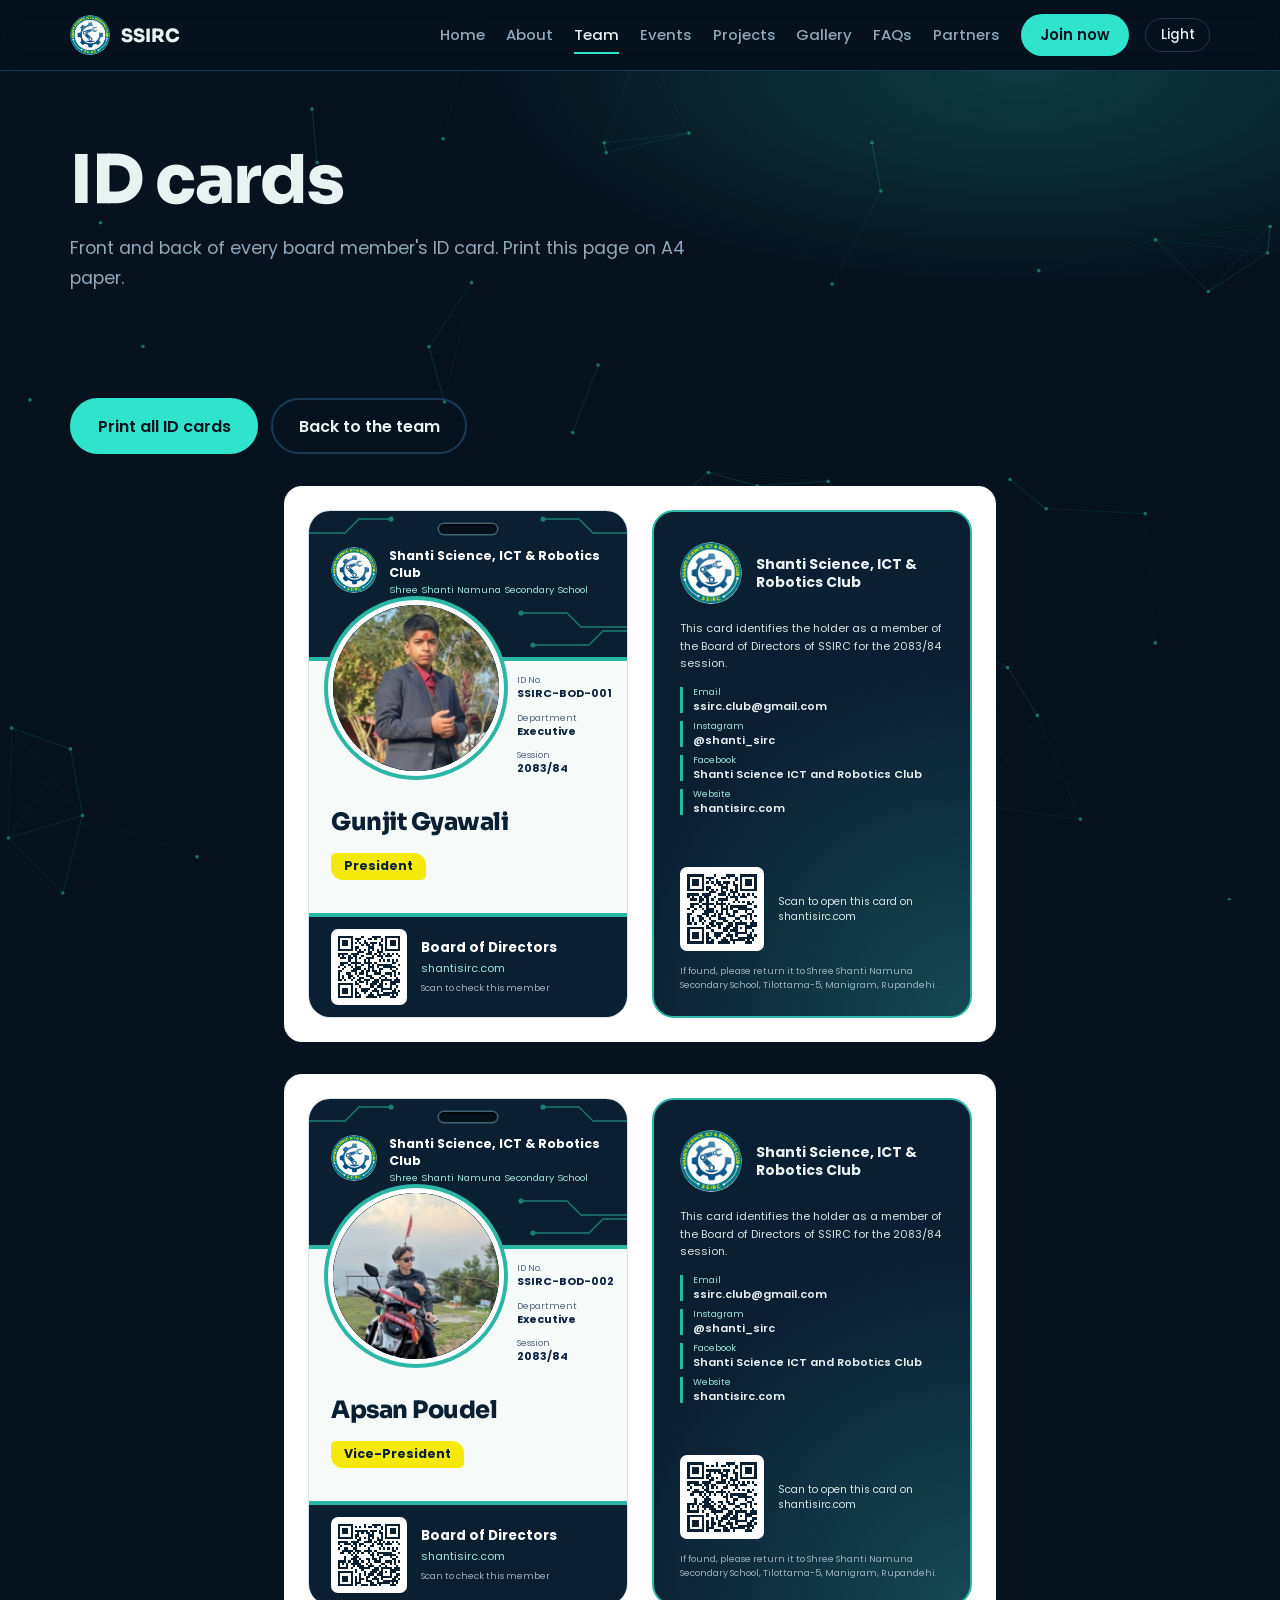
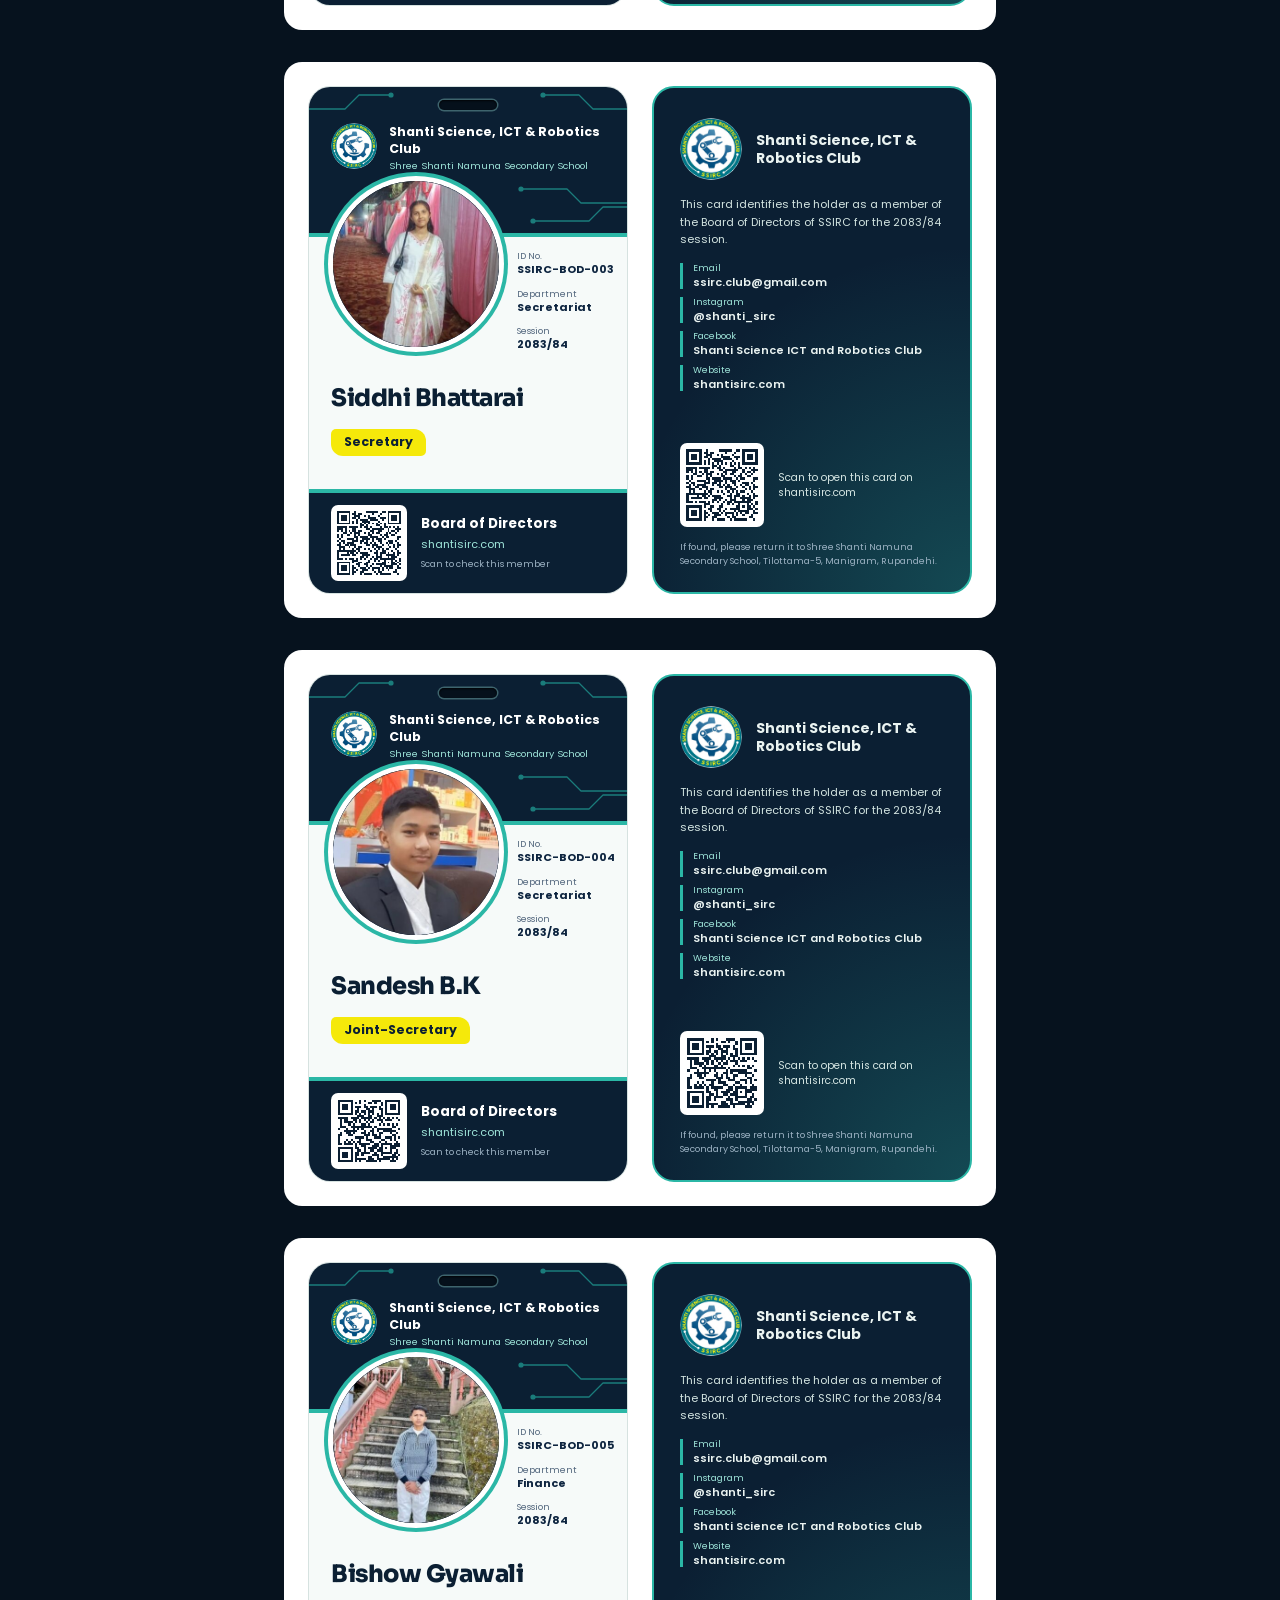
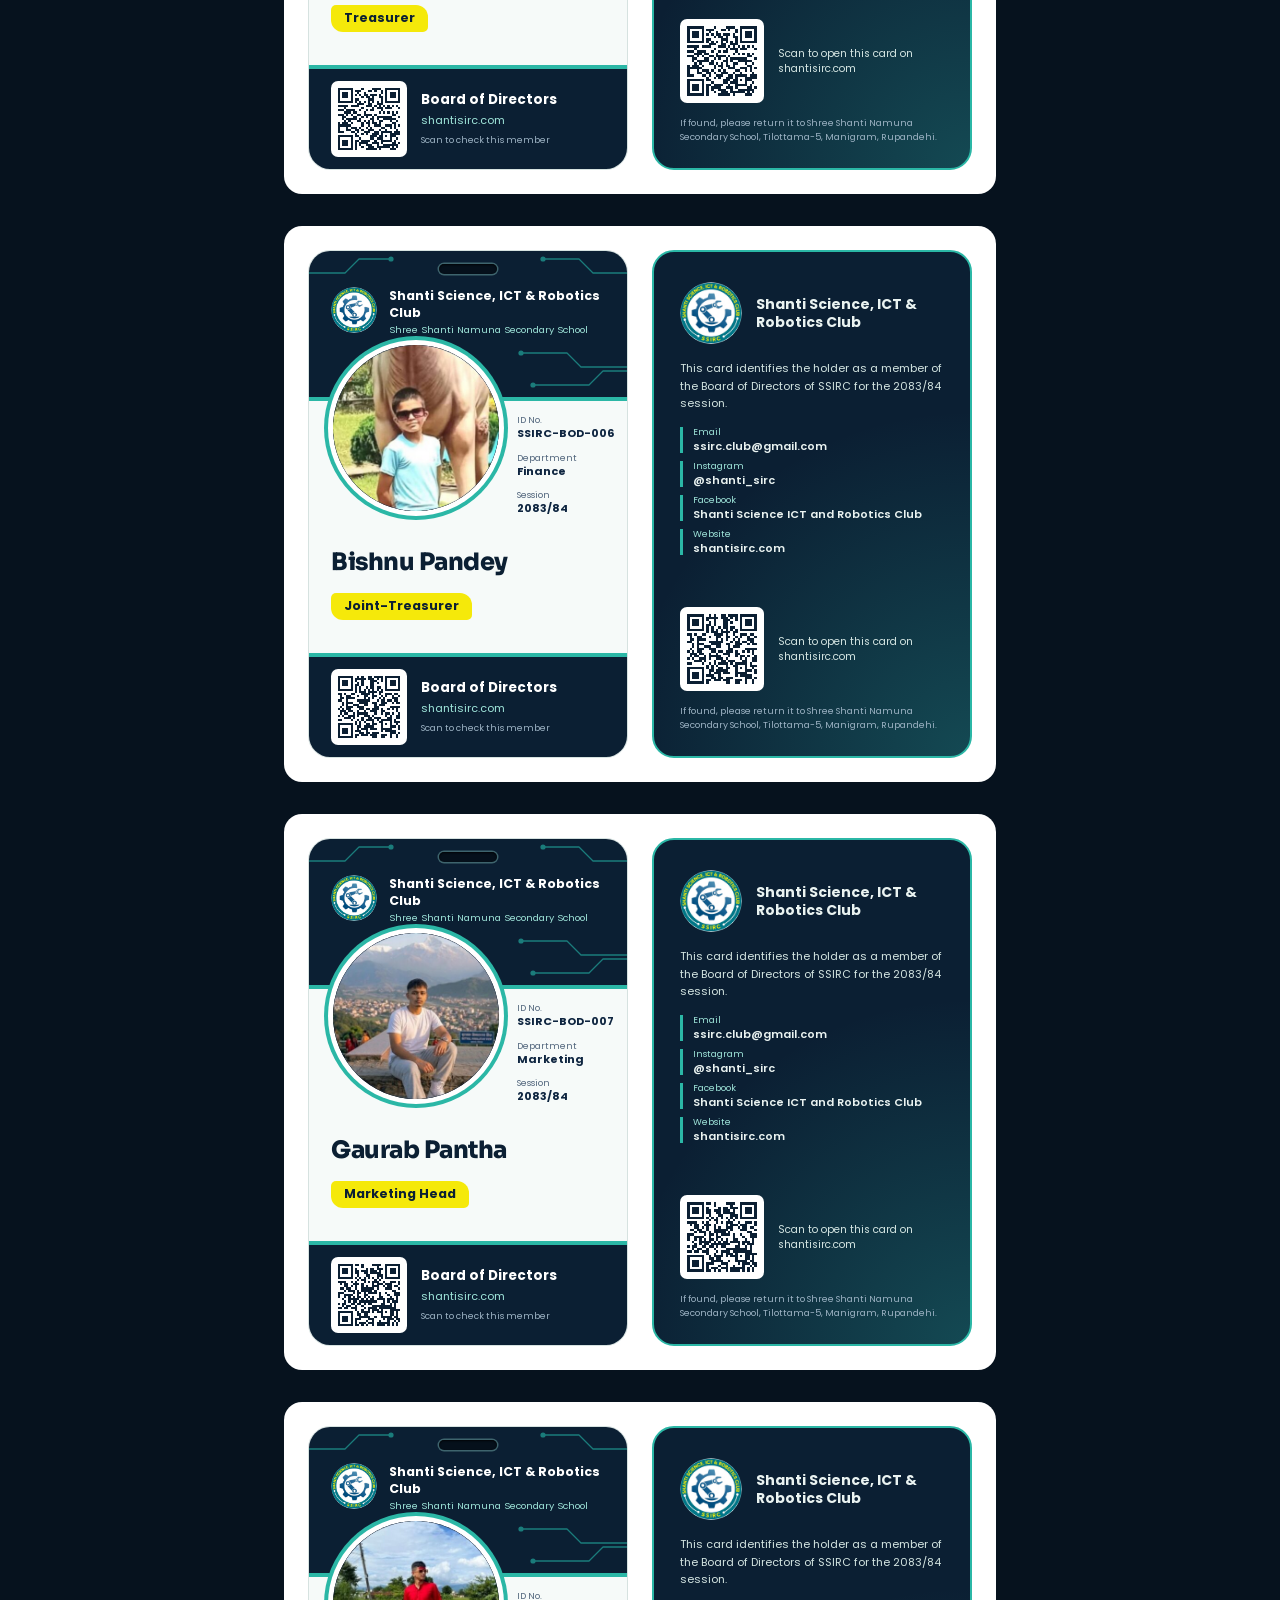
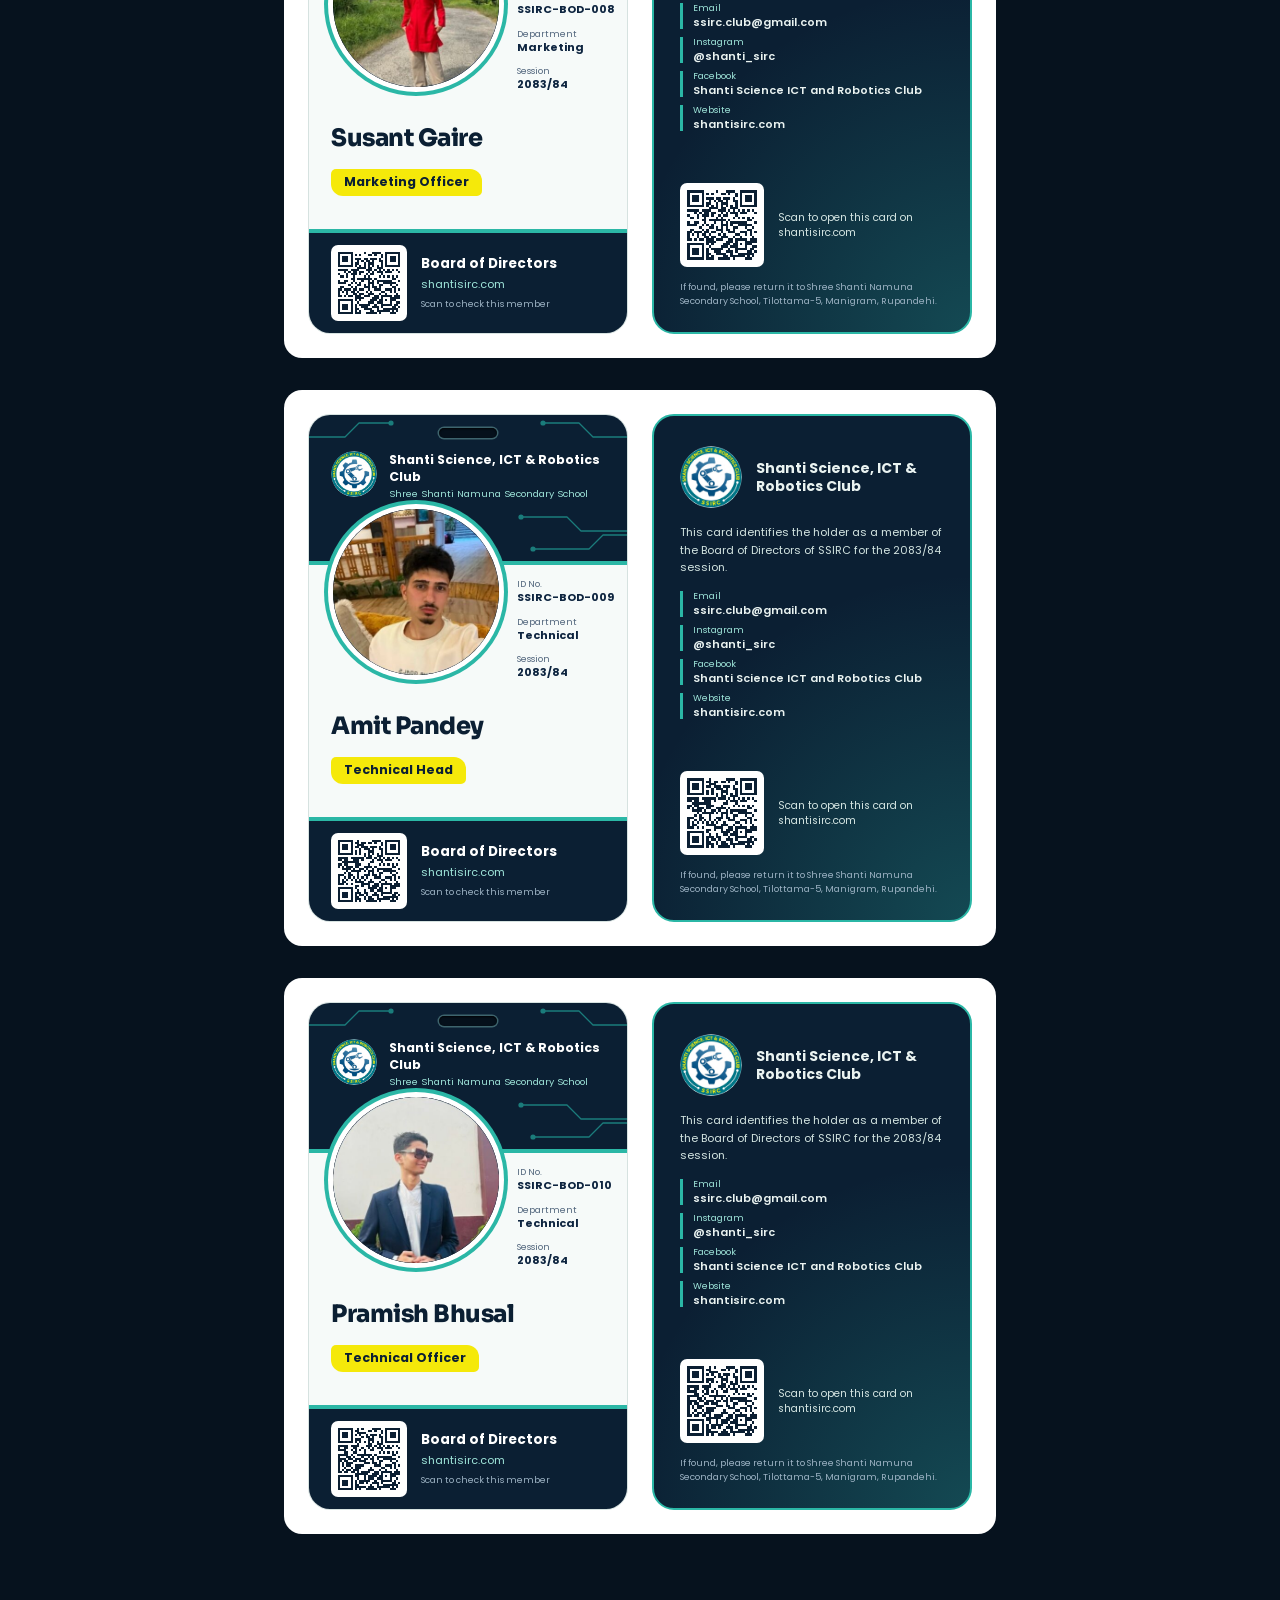
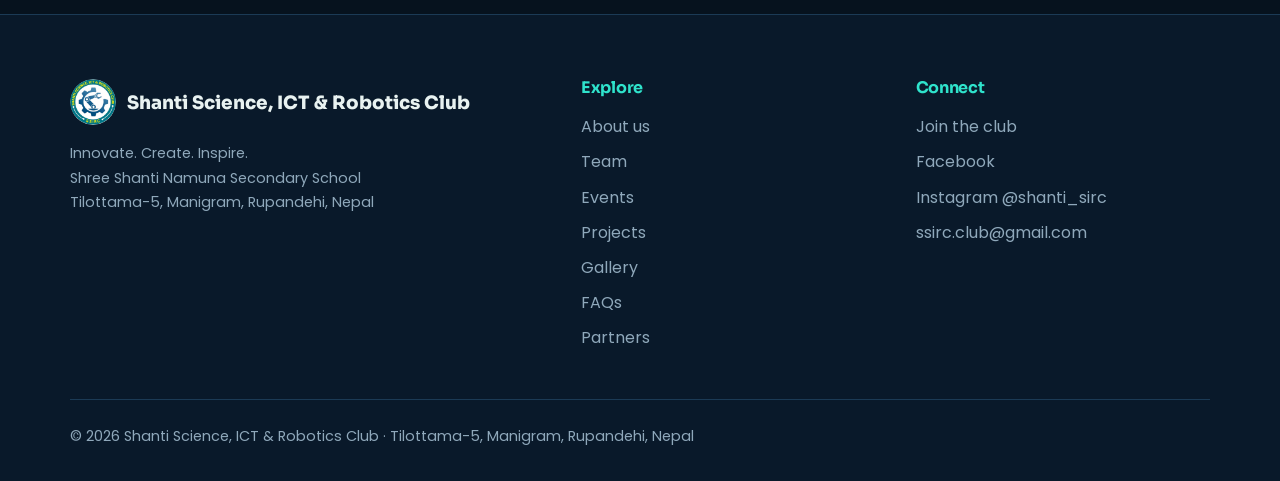
<file: id-cards.html>
<!DOCTYPE html>
<html lang="en">
<head>
<meta charset="utf-8">
<meta name="viewport" content="width=device-width, initial-scale=1, viewport-fit=cover">
<title>ID cards | Shanti Science, ICT &amp; Robotics Club</title>
<meta name="description" content="Printable ID cards of the SSIRC Board of Directors.">
<meta property="og:title" content="ID cards | Shanti Science, ICT &amp; Robotics Club">
<meta property="og:description" content="Printable ID cards of the SSIRC Board of Directors.">
<meta property="og:image" content="https://shantisirc.com/logo.png">
<meta property="og:type" content="website">
<meta name="theme-color" content="#06121e">
<link rel="icon" type="image/png" href="favicon.png">
<link rel="manifest" href="site.webmanifest">
<link rel="preconnect" href="https://fonts.googleapis.com">
<link rel="preconnect" href="https://fonts.gstatic.com" crossorigin>
<link href="https://fonts.googleapis.com/css2?family=Poppins:wght@400;500;600;700&family=Sora:wght@600;700;800&display=swap" rel="stylesheet">
<script>document.documentElement.classList.add('js');try{var t=localStorage.getItem('ssirc-theme');if(t)document.documentElement.dataset.theme=t}catch(e){}</script>
<link rel="stylesheet" href="css/base.css">
<link rel="stylesheet" href="css/fx.css">
<link rel="stylesheet" href="css/pages.css">
<link rel="stylesheet" href="css/idcard.css">
</head>
<body data-page="team">
<a class="skip" href="#main">Skip to content</a>
<div id="hdr"></div>
<main id="main">
<section class="phead"><div class="wrap"><h1>ID cards</h1><p>Front and back of every board member's ID card. Print this page on A4 paper.</p></div></section>
<section class="sec"><div class="wrap">
  <div class="cta noprint" style="margin:0 0 2rem"><button class="btn" id="printBtn" type="button">Print all ID cards</button><a class="btn ghost" href="team.html">Back to the team</a></div>
  <div id="sheet"></div>
</div></section>

</main>
<div id="ftr"></div>

<noscript><p style="padding:1rem;text-align:center">Please turn on JavaScript to see the full SSIRC website. You can still reach us at ssirc.club@gmail.com.</p></noscript>
<script defer src="js/data.js"></script>
<script defer src="js/util.js"></script>
<script defer src="js/layout.js"></script>
<script defer src="js/fx.js"></script>
<script defer src="js/idcard.js"></script>
</body>
</html>
</file>
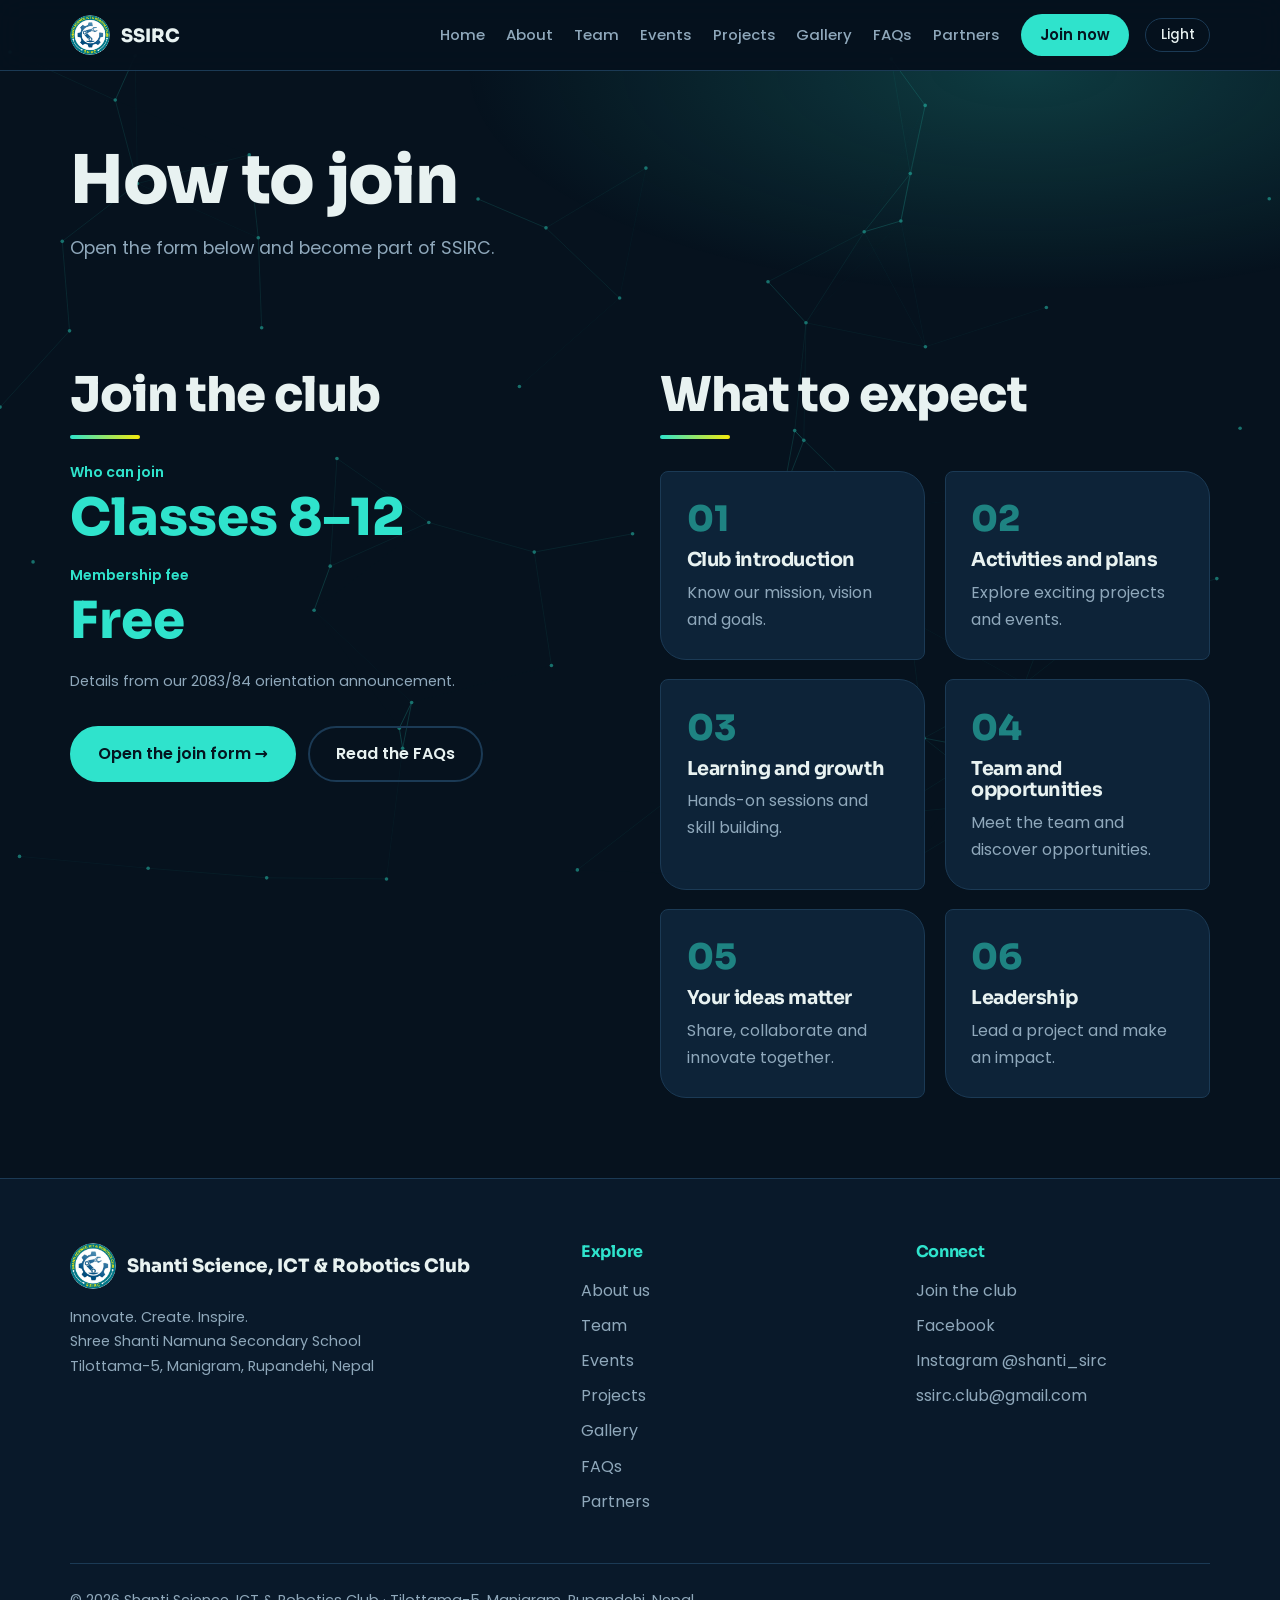
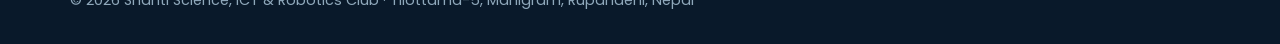
<file: join.html>
<!DOCTYPE html>
<html lang="en">
<head>
<meta charset="utf-8">
<meta name="viewport" content="width=device-width, initial-scale=1, viewport-fit=cover">
<title>How to join | Shanti Science, ICT &amp; Robotics Club</title>
<meta name="description" content="Join SSIRC. Open to students of Classes 8 to 12. Membership is free.">
<meta property="og:title" content="How to join | Shanti Science, ICT &amp; Robotics Club">
<meta property="og:description" content="Join SSIRC. Open to students of Classes 8 to 12. Membership is free.">
<meta property="og:image" content="https://shantisirc.com/logo.png">
<meta property="og:type" content="website">
<meta name="theme-color" content="#06121e">
<link rel="icon" type="image/png" href="favicon.png">
<link rel="manifest" href="site.webmanifest">
<link rel="preconnect" href="https://fonts.googleapis.com">
<link rel="preconnect" href="https://fonts.gstatic.com" crossorigin>
<link href="https://fonts.googleapis.com/css2?family=Poppins:wght@400;500;600;700&family=Sora:wght@600;700;800&display=swap" rel="stylesheet">
<script>document.documentElement.classList.add('js');try{var t=localStorage.getItem('ssirc-theme');if(t)document.documentElement.dataset.theme=t}catch(e){}</script>
<link rel="stylesheet" href="css/base.css">
<link rel="stylesheet" href="css/fx.css">
<link rel="stylesheet" href="css/pages.css">
<link rel="stylesheet" href="css/idcard.css">
</head>
<body data-page="join">
<a class="skip" href="#main">Skip to content</a>
<div id="hdr"></div>
<main id="main">
<section class="phead"><div class="wrap"><h1>How to join</h1><p>Open the form below and become part of SSIRC.</p></div></section>
<section class="sec"><div class="wrap two">
  <div><h2>Join the club</h2>
    <dl class="facts"><div><dt>Who can join</dt><dd class="big">Classes 8–12</dd></div><div><dt>Membership fee</dt><dd class="big">Free</dd></div></dl>
    <p class="small">Details from our 2083/84 orientation announcement.</p>
    <div class="cta"><a class="btn" data-join>Open the join form →</a><a class="btn ghost" href="faqs.html">Read the FAQs</a></div></div>
  <div><h2>What to expect</h2><div class="prog" id="expect" style="margin-top:2rem;grid-template-columns:1fr 1fr"></div></div>
</div></section>

</main>
<div id="ftr"></div>

<noscript><p style="padding:1rem;text-align:center">Please turn on JavaScript to see the full SSIRC website. You can still reach us at ssirc.club@gmail.com.</p></noscript>
<script defer src="js/data.js"></script>
<script defer src="js/util.js"></script>
<script defer src="js/layout.js"></script>
<script defer src="js/fx.js"></script>
<script defer src="js/events.js"></script>
<script defer src="js/content.js"></script>
</body>
</html>
</file>
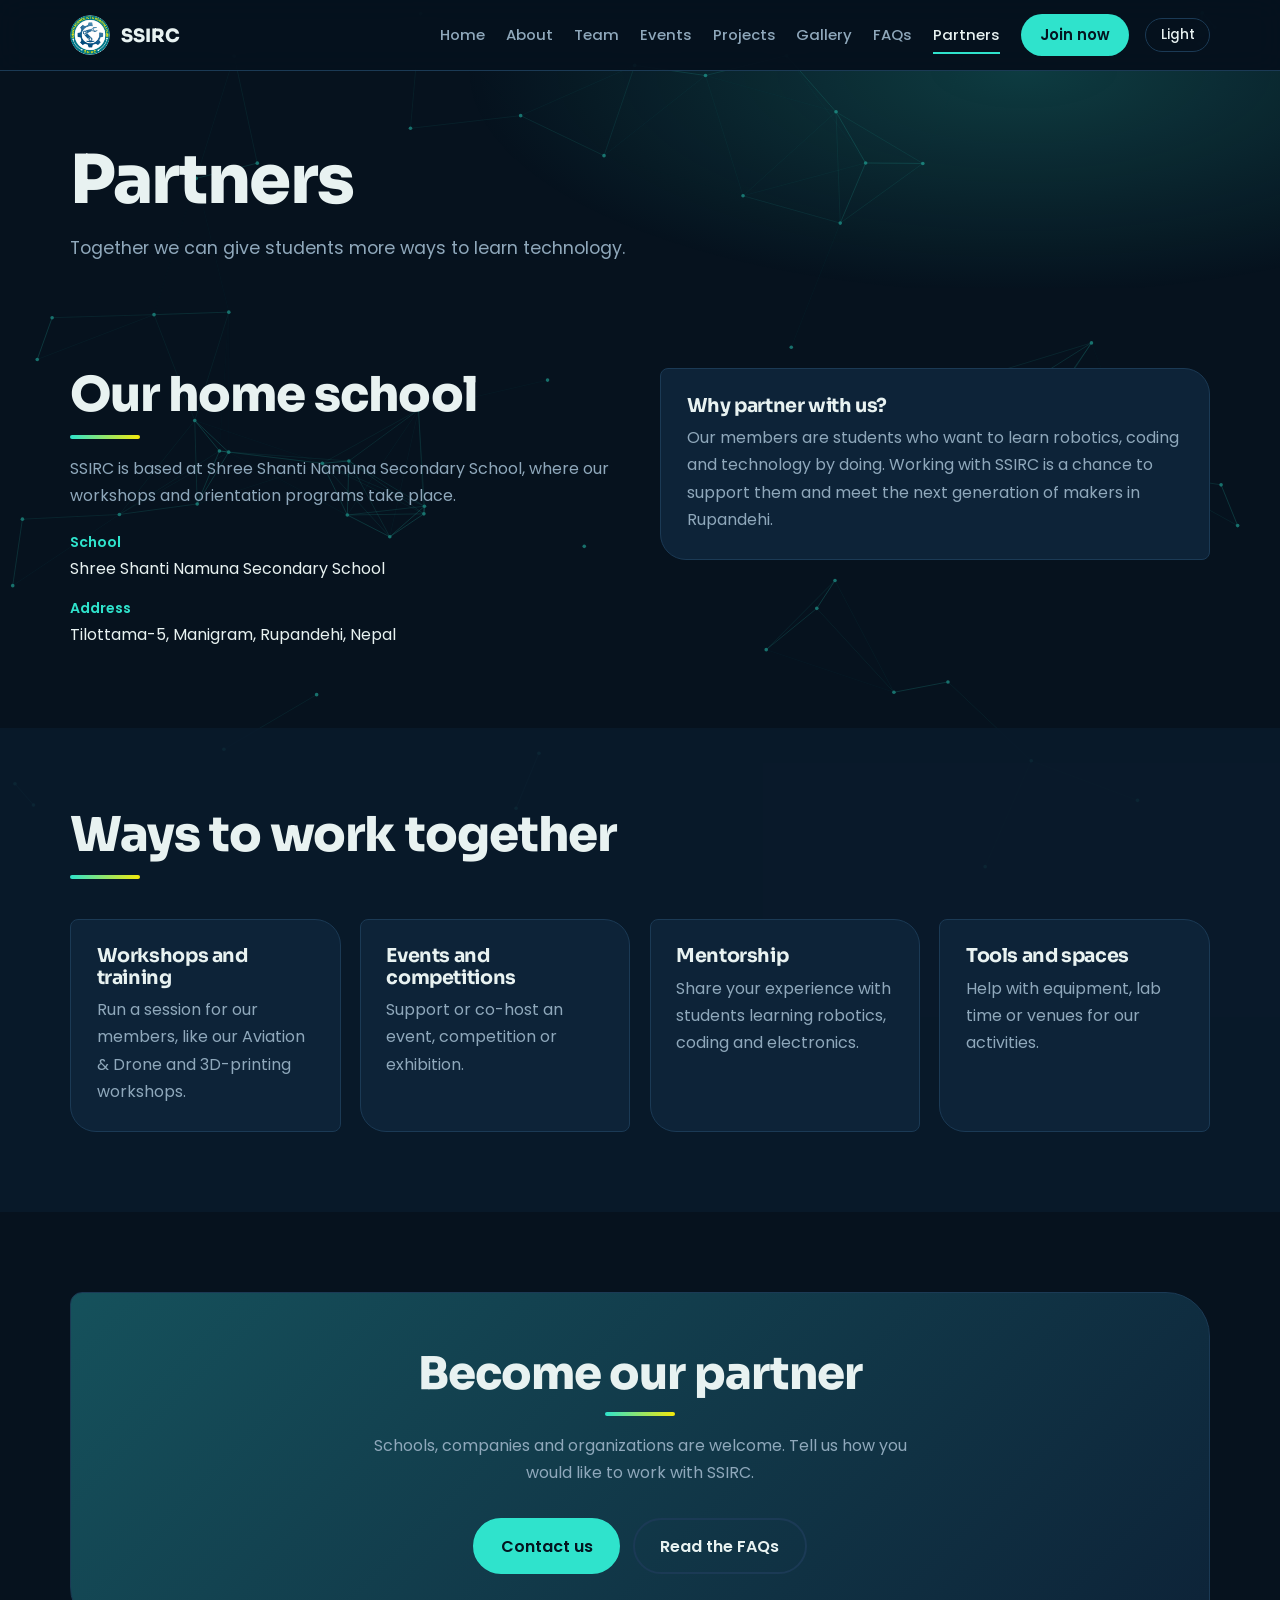
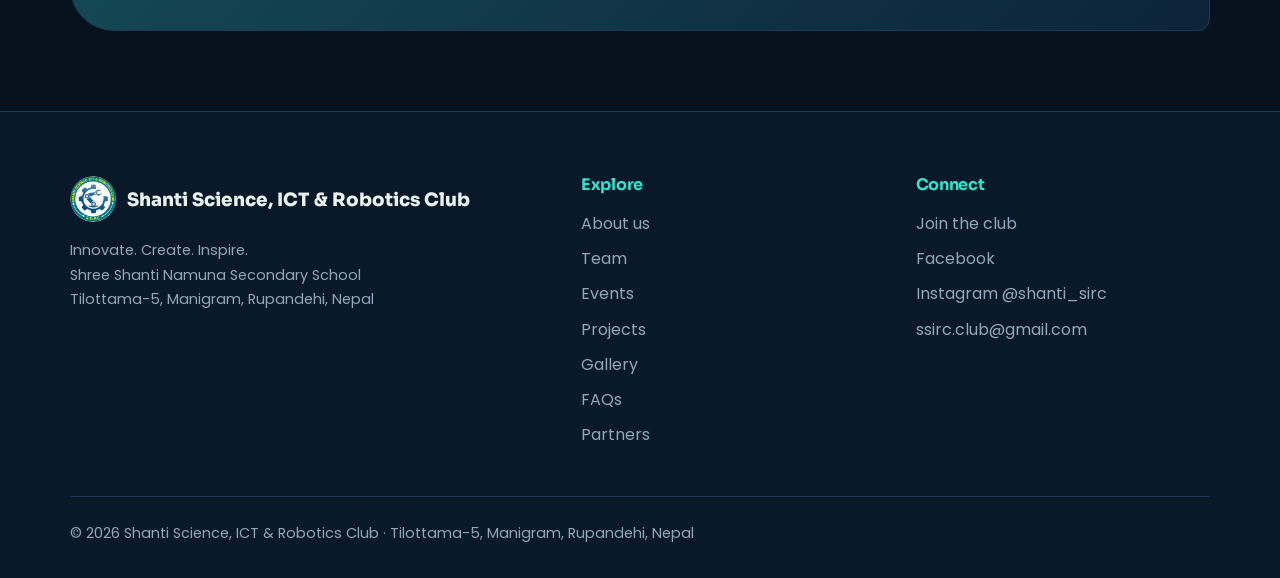
<file: partners.html>
<!DOCTYPE html>
<html lang="en">
<head>
<meta charset="utf-8">
<meta name="viewport" content="width=device-width, initial-scale=1, viewport-fit=cover">
<title>Partners | Shanti Science, ICT &amp; Robotics Club</title>
<meta name="description" content="Partner with SSIRC to support students in science, ICT and robotics.">
<meta property="og:title" content="Partners | Shanti Science, ICT &amp; Robotics Club">
<meta property="og:description" content="Partner with SSIRC to support students in science, ICT and robotics.">
<meta property="og:image" content="https://shantisirc.com/logo.png">
<meta property="og:type" content="website">
<meta name="theme-color" content="#06121e">
<link rel="icon" type="image/png" href="favicon.png">
<link rel="manifest" href="site.webmanifest">
<link rel="preconnect" href="https://fonts.googleapis.com">
<link rel="preconnect" href="https://fonts.gstatic.com" crossorigin>
<link href="https://fonts.googleapis.com/css2?family=Poppins:wght@400;500;600;700&family=Sora:wght@600;700;800&display=swap" rel="stylesheet">
<script>document.documentElement.classList.add('js');try{var t=localStorage.getItem('ssirc-theme');if(t)document.documentElement.dataset.theme=t}catch(e){}</script>
<link rel="stylesheet" href="css/base.css">
<link rel="stylesheet" href="css/fx.css">
<link rel="stylesheet" href="css/pages.css">
<link rel="stylesheet" href="css/idcard.css">
</head>
<body data-page="partners">
<a class="skip" href="#main">Skip to content</a>
<div id="hdr"></div>
<main id="main">
<section class="phead"><div class="wrap"><h1>Partners</h1><p>Together we can give students more ways to learn technology.</p></div></section>
<section class="sec"><div class="wrap two">
  <div><h2>Our home school</h2>
    <p class="sub">SSIRC is based at Shree Shanti Namuna Secondary School, where our workshops and orientation programs take place.</p>
    <dl class="facts"><div><dt>School</dt><dd>Shree Shanti Namuna Secondary School</dd></div><div><dt>Address</dt><dd>Tilottama-5, Manigram, Rupandehi, Nepal</dd></div></dl></div>
  <article class="card rv"><h3>Why partner with us?</h3><p>Our members are students who want to learn robotics, coding and technology by doing. Working with SSIRC is a chance to support them and meet the next generation of makers in Rupandehi.</p></article>
</div></section>
<section class="sec alt"><div class="wrap"><h2>Ways to work together</h2>
  <div class="grid3">
    <article class="card rv"><h3>Workshops and training</h3><p>Run a session for our members, like our Aviation &amp; Drone and 3D-printing workshops.</p></article>
    <article class="card rv"><h3>Events and competitions</h3><p>Support or co-host an event, competition or exhibition.</p></article>
    <article class="card rv"><h3>Mentorship</h3><p>Share your experience with students learning robotics, coding and electronics.</p></article>
    <article class="card rv"><h3>Tools and spaces</h3><p>Help with equipment, lab time or venues for our activities.</p></article>
  </div></div></section>
<section class="sec"><div class="wrap"><div class="band rv"><h2>Become our partner</h2><p>Schools, companies and organizations are welcome. Tell us how you would like to work with SSIRC.</p>
<div class="cta"><a class="btn" href="mailto:ssirc.club@gmail.com?subject=Partnership%20with%20SSIRC">Contact us</a><a class="btn ghost" href="faqs.html">Read the FAQs</a></div></div></div></section>

</main>
<div id="ftr"></div>

<noscript><p style="padding:1rem;text-align:center">Please turn on JavaScript to see the full SSIRC website. You can still reach us at ssirc.club@gmail.com.</p></noscript>
<script defer src="js/data.js"></script>
<script defer src="js/util.js"></script>
<script defer src="js/layout.js"></script>
<script defer src="js/fx.js"></script>
</body>
</html>
</file>
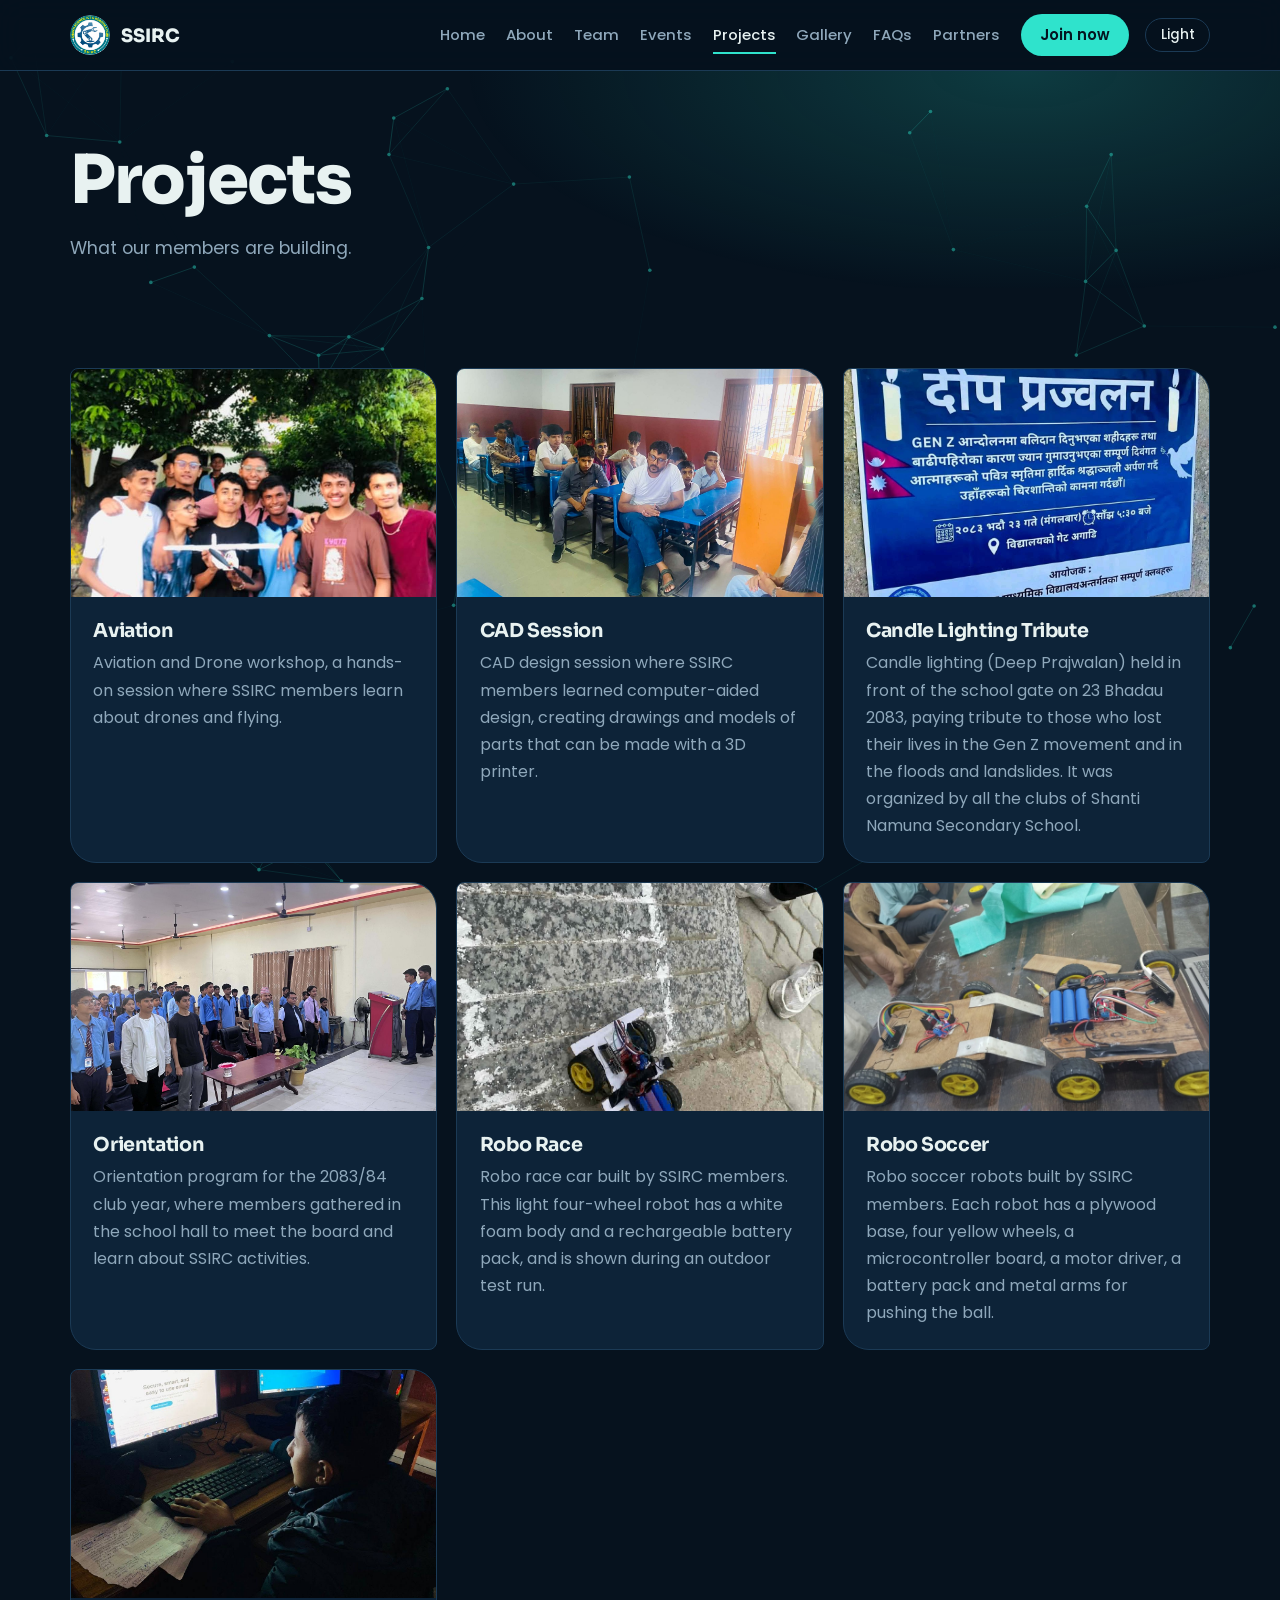
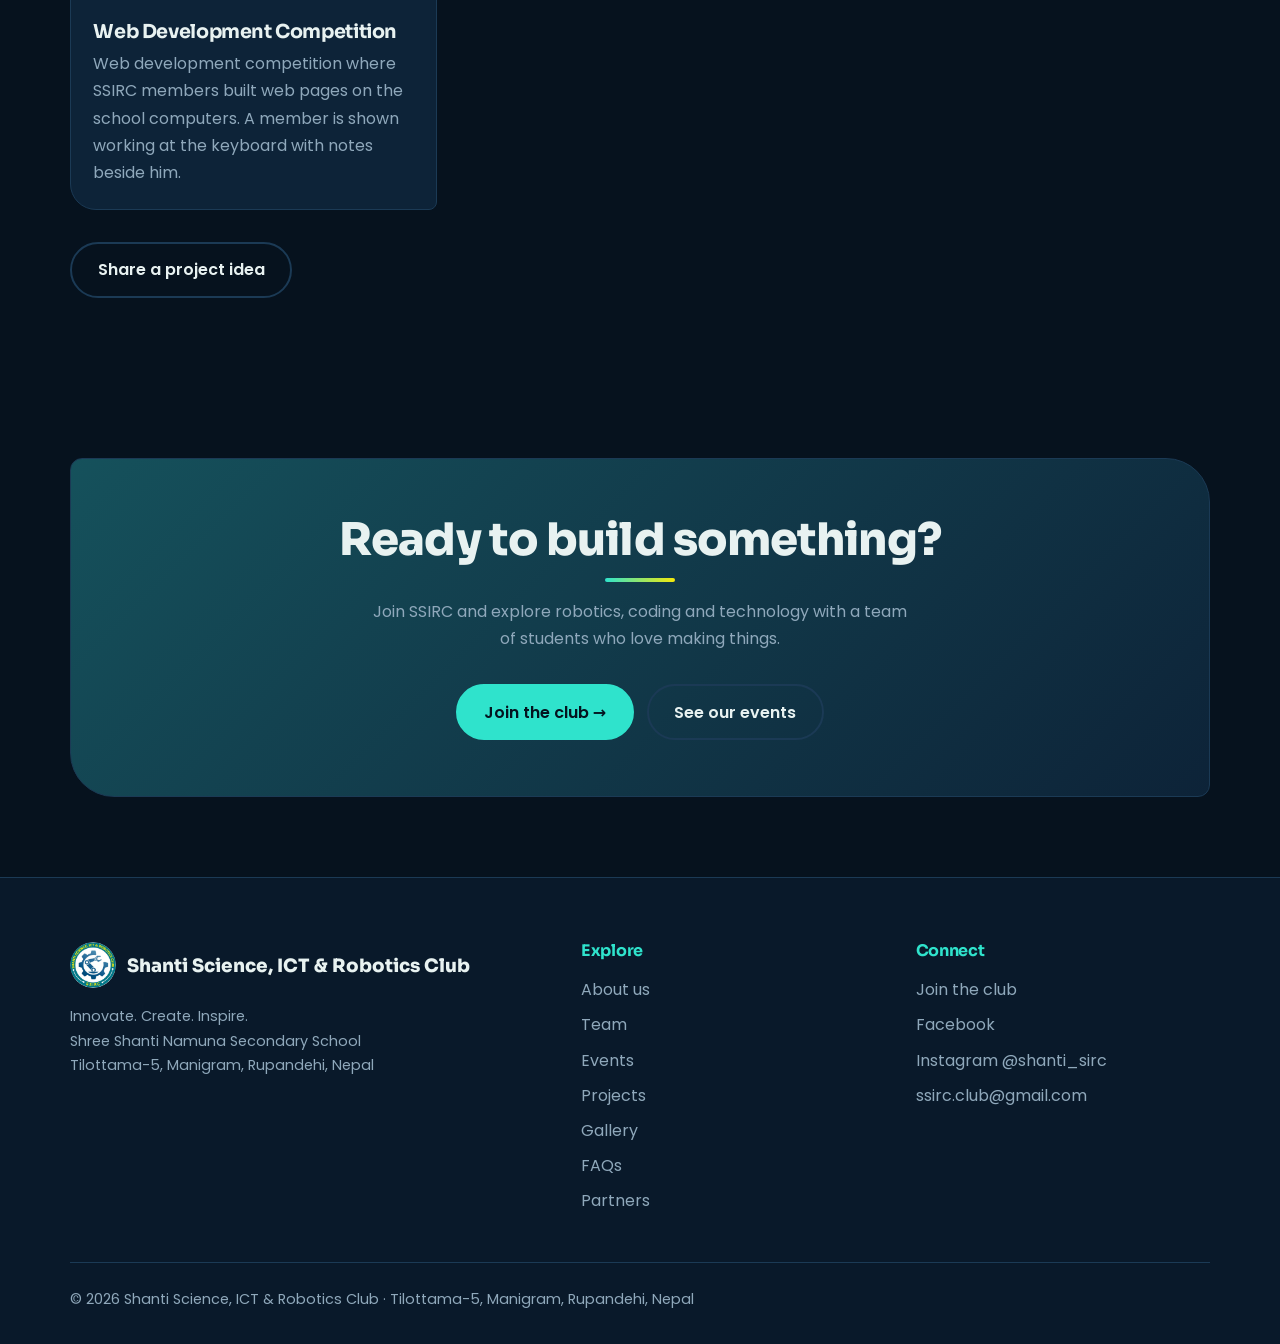
<file: projects.html>
<!DOCTYPE html>
<html lang="en">
<head>
<meta charset="utf-8">
<meta name="viewport" content="width=device-width, initial-scale=1, viewport-fit=cover">
<title>Projects | Shanti Science, ICT &amp; Robotics Club</title>
<meta name="description" content="Projects built by SSIRC members.">
<meta property="og:title" content="Projects | Shanti Science, ICT &amp; Robotics Club">
<meta property="og:description" content="Projects built by SSIRC members.">
<meta property="og:image" content="https://shantisirc.com/logo.png">
<meta property="og:type" content="website">
<meta name="theme-color" content="#06121e">
<link rel="icon" type="image/png" href="favicon.png">
<link rel="manifest" href="site.webmanifest">
<link rel="preconnect" href="https://fonts.googleapis.com">
<link rel="preconnect" href="https://fonts.gstatic.com" crossorigin>
<link href="https://fonts.googleapis.com/css2?family=Poppins:wght@400;500;600;700&family=Sora:wght@600;700;800&display=swap" rel="stylesheet">
<script>document.documentElement.classList.add('js');try{var t=localStorage.getItem('ssirc-theme');if(t)document.documentElement.dataset.theme=t}catch(e){}</script>
<link rel="stylesheet" href="css/base.css">
<link rel="stylesheet" href="css/fx.css">
<link rel="stylesheet" href="css/pages.css">
<link rel="stylesheet" href="css/idcard.css">
</head>
<body data-page="projects">
<a class="skip" href="#main">Skip to content</a>
<div id="hdr"></div>
<main id="main">
<section class="phead"><div class="wrap"><h1>Projects</h1><p>What our members are building.</p></div></section>
<section class="sec"><div class="wrap">
  <div class="cards" id="projGrid"></div>
  <div class="empty" id="projEmpty">Project details will appear here soon. Follow our Facebook page to see what members are working on.</div>
  <div class="cta"><a class="btn ghost" href="mailto:ssirc.club@gmail.com?subject=Project%20idea">Share a project idea</a></div>
</div></section>
<section class="sec"><div class="wrap"><div class="band rv"><h2>Ready to build something?</h2><p>Join SSIRC and explore robotics, coding and technology with a team of students who love making things.</p><div class="cta"><a class="btn" data-join>Join the club →</a><a class="btn ghost" href="events.html">See our events</a></div></div></div></section>
</main>
<div id="ftr"></div>

<noscript><p style="padding:1rem;text-align:center">Please turn on JavaScript to see the full SSIRC website. You can still reach us at ssirc.club@gmail.com.</p></noscript>
<script defer src="js/data.js"></script>
<script defer src="js/util.js"></script>
<script defer src="js/layout.js"></script>
<script defer src="js/fx.js"></script>
<script defer src="js/projects.js"></script>
</body>
</html>
</file>
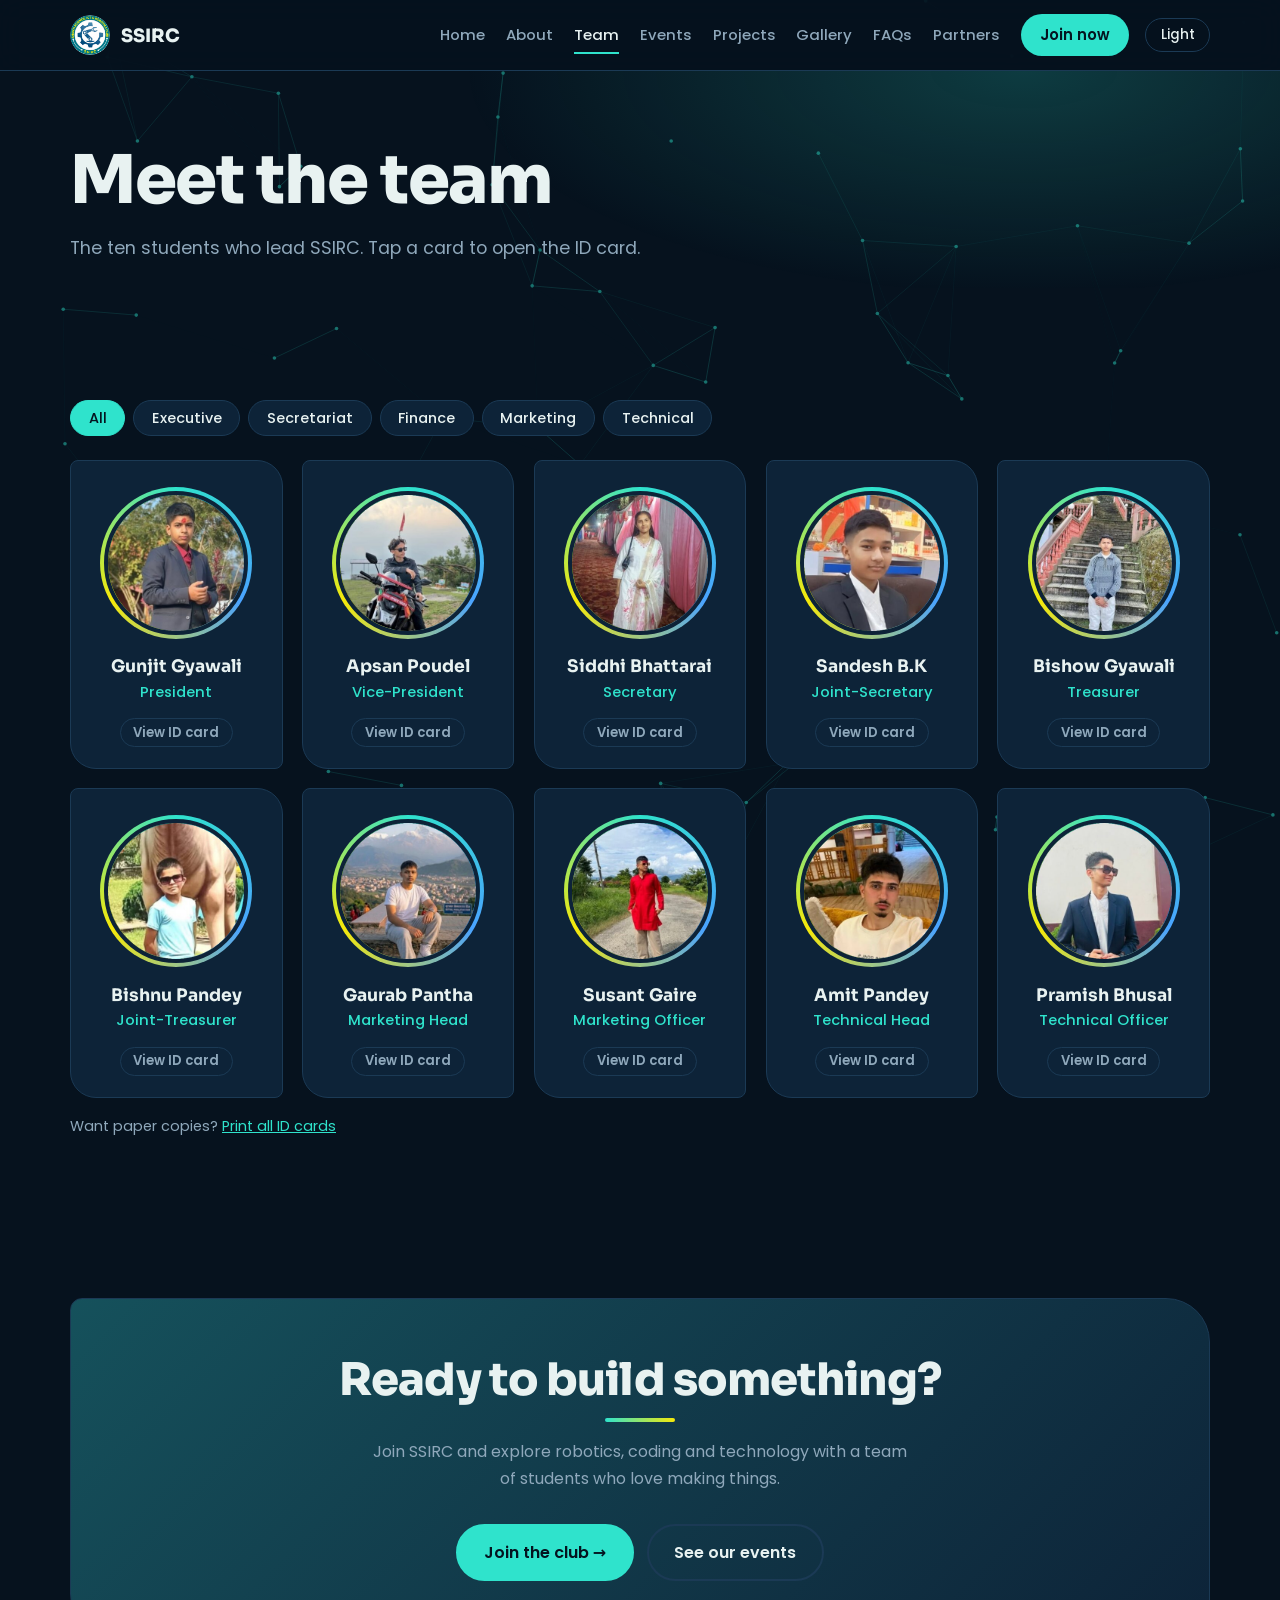
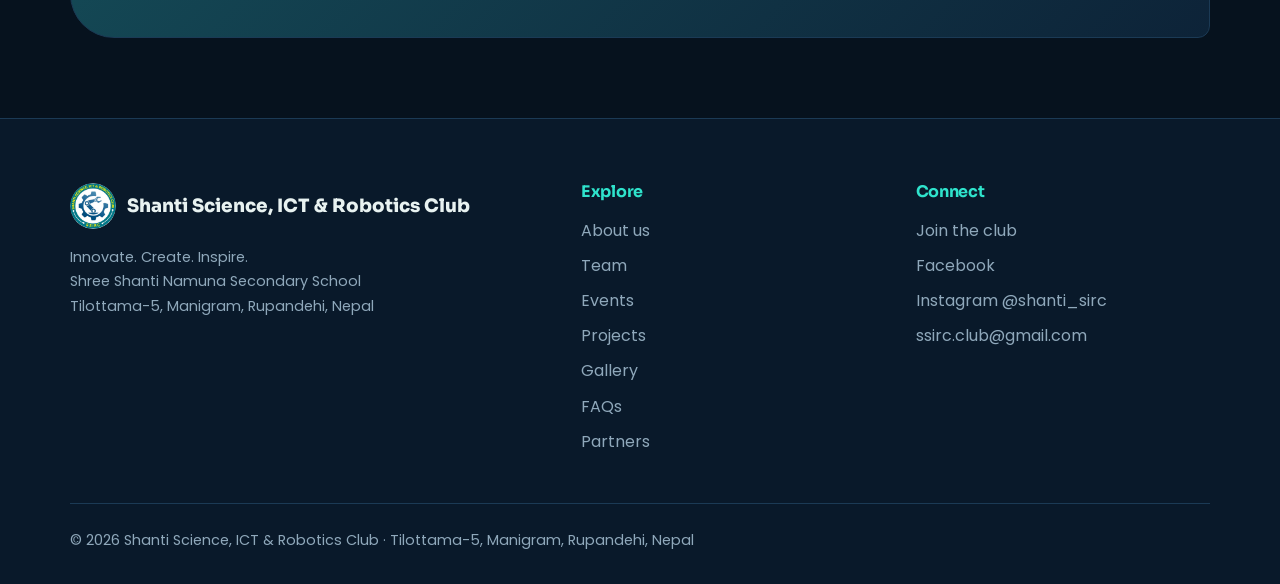
<file: team.html>
<!DOCTYPE html>
<html lang="en">
<head>
<meta charset="utf-8">
<meta name="viewport" content="width=device-width, initial-scale=1, viewport-fit=cover">
<title>Team | Shanti Science, ICT &amp; Robotics Club</title>
<meta name="description" content="Meet the Board of Directors of SSIRC and view their ID cards.">
<meta property="og:title" content="Team | Shanti Science, ICT &amp; Robotics Club">
<meta property="og:description" content="Meet the Board of Directors of SSIRC and view their ID cards.">
<meta property="og:image" content="https://shantisirc.com/logo.png">
<meta property="og:type" content="website">
<meta name="theme-color" content="#06121e">
<link rel="icon" type="image/png" href="favicon.png">
<link rel="manifest" href="site.webmanifest">
<link rel="preconnect" href="https://fonts.googleapis.com">
<link rel="preconnect" href="https://fonts.gstatic.com" crossorigin>
<link href="https://fonts.googleapis.com/css2?family=Poppins:wght@400;500;600;700&family=Sora:wght@600;700;800&display=swap" rel="stylesheet">
<script>document.documentElement.classList.add('js');try{var t=localStorage.getItem('ssirc-theme');if(t)document.documentElement.dataset.theme=t}catch(e){}</script>
<link rel="stylesheet" href="css/base.css">
<link rel="stylesheet" href="css/fx.css">
<link rel="stylesheet" href="css/pages.css">
<link rel="stylesheet" href="css/idcard.css">
</head>
<body data-page="team">
<a class="skip" href="#main">Skip to content</a>
<div id="hdr"></div>
<main id="main">
<section class="phead"><div class="wrap"><h1>Meet the team</h1><p>The ten students who lead SSIRC. Tap a card to open the ID card.</p></div></section>
<section class="sec"><div class="wrap">
  <div class="filters" id="teamFilters" role="group" aria-label="Filter by department"></div>
  <ul class="members" id="teamGrid"></ul>
  <p class="small">Want paper copies? <a href="id-cards.html" style="color:var(--teal)">Print all ID cards</a></p>
</div></section>
<section class="sec alt" id="advisors" hidden><div class="wrap"><h2>Advisors</h2><ul class="members" id="advGrid" style="margin-top:2.5rem"></ul></div></section>
<section class="sec"><div class="wrap"><div class="band rv"><h2>Ready to build something?</h2><p>Join SSIRC and explore robotics, coding and technology with a team of students who love making things.</p><div class="cta"><a class="btn" data-join>Join the club →</a><a class="btn ghost" href="events.html">See our events</a></div></div></div></section>
</main>
<div id="ftr"></div>
<dialog id="idm" aria-labelledby="idmTitle"><div class="idm-body"><h2 id="idmTitle"></h2><div class="idm-row"><button class="idm-nav" id="idmPrev" aria-label="Previous member">‹</button><div class="idm-stage"></div><button class="idm-nav" id="idmNext" aria-label="Next member">›</button></div><p class="idm-hint">Tap the card to flip it. Use the arrow keys to switch members.</p><div class="idm-actions"><button class="btn ghost sm" id="idmFlip" type="button">Flip card</button><a class="btn sm" id="idmDownload" href="#" download>Download ID card</a><button class="btn ghost sm" id="idmClose" type="button">Close</button></div></div></dialog>
<noscript><p style="padding:1rem;text-align:center">Please turn on JavaScript to see the full SSIRC website. You can still reach us at ssirc.club@gmail.com.</p></noscript>
<script defer src="js/data.js"></script>
<script defer src="js/util.js"></script>
<script defer src="js/layout.js"></script>
<script defer src="js/fx.js"></script>
<script defer src="js/idcard.js"></script>
<script defer src="js/team.js"></script>
</body>
</html>
</file>
<file: css/base.css>
/* SSIRC – base styles: colors, layout, header, footer, buttons, cards */
:root{
  --bg:#06121e;--bg2:#0a1b2c;--card:#0d2338;--card2:#12304c;--ink:#e8f2f1;--muted:#8fa8bb;--line:#1b3a55;
  --teal:#2fe3cc;--blue:#4aa3ff;--yel:#f5e90a;--on-teal:#04141f;--glow:rgba(47,227,204,.2);
  --h:"Sora","Poppins",system-ui,sans-serif;--b:"Poppins","Segoe UI",system-ui,sans-serif;
  --r:8px 26px 8px 26px;color-scheme:dark}
:root[data-theme="light"]{
  --bg:#f2f7f6;--bg2:#e5eeec;--card:#ffffff;--card2:#f4f9f8;--ink:#0b2238;--muted:#52667d;--line:#c8d8d5;
  --teal:#0a7f74;--blue:#1760c4;--yel:#0b2238;--on-teal:#ffffff;--glow:rgba(10,127,116,.14);color-scheme:light}
*{box-sizing:border-box;margin:0}
:root{padding-bottom:env(safe-area-inset-bottom,0px)}
html{scroll-behavior:smooth;scroll-padding-top:92px}
body{background:var(--bg);color:var(--ink);font:400 1rem/1.7 var(--b);-webkit-font-smoothing:antialiased;overflow-x:hidden}
#bg{position:fixed;inset:0;width:100%;height:100%;z-index:-1;pointer-events:none;opacity:.5}
a{color:inherit}
img{max-width:100%;height:auto}
:focus-visible{outline:3px solid var(--teal);outline-offset:3px;border-radius:6px}
.skip{position:absolute;left:-999px;top:0;background:var(--teal);color:var(--on-teal);padding:.6rem 1rem;z-index:200;border-radius:0 0 8px 0}
.skip:focus{left:0}
.wrap{max-width:1180px;margin:0 auto;padding:0 1.25rem}
h1,h2,h3,h4{font-family:var(--h);line-height:1.12;letter-spacing:-.02em}
h2{font-size:clamp(1.9rem,4.6vw,3rem);font-weight:800}
h2::after{content:"";display:block;width:70px;height:4px;border-radius:4px;margin-top:.8rem;background:linear-gradient(90deg,var(--teal),var(--yel))}
.center{text-align:center}.center h2::after{margin-inline:auto}
.sub{color:var(--muted);margin-top:1rem;max-width:42rem}.center .sub{margin-inline:auto}
.sec{padding:5rem 0}
.alt{background:color-mix(in srgb,var(--bg2) 88%,transparent)}
[hidden]{display:none!important}

/* header */
.top{position:sticky;top:0;z-index:50;background:color-mix(in srgb,var(--bg) 82%,transparent);backdrop-filter:blur(14px);-webkit-backdrop-filter:blur(14px);border-bottom:1px solid var(--line);padding-top:env(safe-area-inset-top,0px)}
.bar{display:flex;align-items:center;gap:1rem;min-height:70px}
.brand{display:flex;align-items:center;gap:.7rem;text-decoration:none;font:800 1.15rem var(--h)}
.brand img{border-radius:50%}
nav{display:flex;align-items:center;gap:1.3rem;margin-left:auto}
nav a{position:relative;text-decoration:none;font-weight:500;font-size:.93rem;color:var(--muted);padding:.3rem 0}
nav a:not(.pill)::after{content:"";position:absolute;left:0;bottom:-2px;height:2px;width:0;background:var(--teal);transition:width .25s}
nav a:hover,nav a[aria-current]{color:var(--ink)}
nav a:hover::after,nav a[aria-current]::after{width:100%}
.pill{background:var(--teal);color:var(--on-teal)!important;padding:.5rem 1.2rem!important;border-radius:99px;font-weight:600}
.pill:hover{box-shadow:0 0 24px var(--glow)}
.right{display:flex;gap:.5rem}
.theme,.menu{background:none;border:1px solid var(--line);color:var(--ink);font:500 .85rem var(--b);padding:.4rem .9rem;border-radius:99px;cursor:pointer}
.theme:hover,.menu:hover{border-color:var(--teal)}
.menu{display:none}

/* buttons, chips, tags */
.btn{display:inline-flex;align-items:center;gap:.5rem;border:2px solid var(--teal);background:var(--teal);color:var(--on-teal);padding:.85rem 1.6rem;border-radius:99px;font:600 1rem var(--b);text-decoration:none;cursor:pointer;transition:transform .2s,box-shadow .2s}
.btn:hover{transform:translateY(-2px);box-shadow:0 8px 30px var(--glow)}
.btn.ghost{background:transparent;color:var(--ink);border-color:var(--line)}
.btn.ghost:hover{border-color:var(--teal)}
.btn.sm{padding:.5rem 1.1rem;font-size:.9rem}
.cta{display:flex;flex-wrap:wrap;gap:.8rem;margin-top:2rem}
.chips{display:flex;flex-wrap:wrap;gap:.5rem;list-style:none;padding:0}
.chips li{background:var(--card2);border:1px solid var(--line);padding:.25rem .9rem;border-radius:99px;font-size:.9rem;font-weight:500}
.chip{background:var(--card);border:1px solid var(--line);color:var(--ink);padding:.4rem 1.1rem;border-radius:99px;font:500 .9rem var(--b);cursor:pointer}
.chip[aria-pressed="true"]{background:var(--teal);color:var(--on-teal);border-color:var(--teal)}
.filters{display:flex;flex-wrap:wrap;gap:.5rem;margin:2rem 0 1.5rem}
.ev-tag{display:inline-block;font:600 .75rem var(--b);padding:.15rem .7rem;border-radius:99px;background:color-mix(in srgb,var(--teal) 18%,transparent);color:var(--teal);width:fit-content}
.ev-tag[data-tag="Workshop"]{background:color-mix(in srgb,var(--blue) 20%,transparent);color:var(--blue)}
.ev-tag[data-tag="Announcement"]{background:color-mix(in srgb,var(--yel) 22%,transparent);color:var(--yel)}
.ev-tag[data-tag="Notice"]{background:rgba(255,120,90,.18);color:#ff8a6b}
.ev-tag[data-tag="Observance"]{background:color-mix(in srgb,var(--muted) 20%,transparent);color:var(--muted)}

/* cards */
.card{position:relative;background:var(--card);border:1px solid var(--line);border-radius:var(--r);padding:1.6rem;transition:transform .25s,border-color .25s,box-shadow .25s}
.card:hover{transform:translateY(-4px);border-color:var(--teal);box-shadow:0 12px 40px var(--glow)}
.card h3{font-size:1.2rem;font-weight:700;margin-bottom:.5rem}
.card p{color:var(--muted)}
.grid3{display:grid;grid-template-columns:repeat(auto-fit,minmax(260px,1fr));gap:1.2rem;margin-top:2.5rem}
.empty{margin-top:2rem;border:2px dashed var(--line);border-radius:var(--r);padding:2.4rem 1.5rem;text-align:center;color:var(--muted)}
.cards{display:grid;grid-template-columns:repeat(auto-fill,minmax(280px,1fr));gap:1.2rem}

/* page heading (inner pages) */
.phead{padding:4.5rem 0 1.5rem;background:radial-gradient(800px 320px at 80% 0,var(--glow),transparent 70%)}
.phead h1{font-size:clamp(2.4rem,6vw,4.2rem);font-weight:800}
.phead p{color:var(--muted);margin-top:1rem;max-width:40rem;font-size:1.1rem}

/* footer */
.foot{border-top:1px solid var(--line);background:color-mix(in srgb,var(--bg2) 90%,transparent);padding:4rem 0 calc(2rem + env(safe-area-inset-bottom,0px))}
.foot-grid{display:grid;grid-template-columns:1.6fr 1fr 1fr;gap:2.5rem}
.foot h4{font-size:1rem;margin-bottom:1rem;color:var(--teal)}
.fl{list-style:none;padding:0;display:grid;gap:.5rem}
.fl a{text-decoration:none;color:var(--muted);overflow-wrap:anywhere}.fl a:hover{color:var(--ink)}
.small{color:var(--muted);font-size:.9rem;margin-top:1rem}
.copy{margin-top:3rem;border-top:1px solid var(--line);padding-top:1.5rem}

@media (max-width:1060px){
  .menu{display:block}
  .bar{justify-content:space-between}
  .right{margin-left:auto}
  nav{display:none;position:absolute;left:0;right:0;top:100%;background:var(--bg2);flex-direction:column;align-items:stretch;gap:0;padding:.5rem 1.25rem 1.2rem;border-bottom:1px solid var(--line);margin:0}
  nav.open{display:flex}
  nav a{padding:.8rem 0}
  nav a::after{display:none}
  .pill{text-align:center;margin-top:.6rem}
}
@media (max-width:760px){.foot-grid{grid-template-columns:1fr}.sec{padding:3.5rem 0}}
</file>
<file: css/fx.css>
/* SSIRC – effects: loading screen, reveal, marquee */
.boot{position:fixed;inset:0;z-index:999;background:var(--bg);display:grid;place-items:center;transition:opacity .6s,visibility .6s}
.boot.done{opacity:0;visibility:hidden}
.boot-in{text-align:center;width:min(320px,80vw)}
.boot-logo{position:relative;width:150px;height:150px;margin:0 auto 1.5rem;display:grid;place-items:center}
.boot-logo img{width:100px;border-radius:50%;animation:pulse 1.6s ease-in-out infinite}
.boot-logo i{position:absolute;inset:0;border-radius:50%;border:2px dashed var(--teal);animation:spin 6s linear infinite}
.boot-logo i+i{inset:12px;border-style:solid;border-color:var(--line) transparent var(--teal) transparent;animation-duration:2.4s;animation-direction:reverse}
.boot h2{font-size:2rem}.boot h2::after{display:none}
.boot p{font:500 .85rem ui-monospace,Menlo,Consolas,monospace;color:var(--muted);margin:.6rem 0 1rem;min-height:1.4em}
.boot-bar{height:6px;background:var(--line);border-radius:6px;overflow:hidden}
.boot-bar i{display:block;height:100%;width:0;background:linear-gradient(90deg,var(--teal),var(--yel))}
.boot b{display:block;margin-top:.8rem;font:700 1.4rem var(--h);color:var(--teal)}
html.booting{overflow:hidden}
@keyframes spin{to{transform:rotate(360deg)}}
@keyframes pulse{50%{transform:scale(1.07);filter:drop-shadow(0 0 22px var(--teal))}}

html.js .rv{opacity:0;transform:translateY(22px);transition:opacity .7s ease,transform .7s ease}
html.js .rv.in{opacity:1;transform:none}

.marq{overflow:hidden;border-block:1px solid var(--line);background:color-mix(in srgb,var(--bg2) 85%,transparent);padding:1rem 0}
.marq-in{display:flex;gap:3rem;width:max-content;animation:marq 38s linear infinite}
.marq:hover .marq-in{animation-play-state:paused}
.marq span{font:700 1.15rem var(--h);color:var(--muted);white-space:nowrap}
.marq span::before{content:"◆";color:var(--teal);margin-right:3rem;font-size:.7rem;vertical-align:middle}
@keyframes marq{to{transform:translateX(-50%)}}

@media (prefers-reduced-motion:reduce){
  *,*::before,*::after{animation:none!important;transition:none!important}
  html{scroll-behavior:auto}
  html.js .rv{opacity:1;transform:none}
  .boot{display:none}
}
</file>
<file: css/pages.css>
/* SSIRC – page sections */
/* hero */
.hero{padding:5rem 0 4rem;background:radial-gradient(900px 480px at 80% 10%,var(--glow),transparent 70%)}
.hero-grid{display:grid;grid-template-columns:1.25fr 1fr;gap:3rem;align-items:center}
.kick{color:var(--teal);font-weight:600;letter-spacing:.02em;margin-bottom:1rem}
.hero h1{font-size:clamp(3.2rem,9.5vw,7.2rem);font-weight:800;line-height:.98}
.hero h1 span{display:block}
.hero h1 span:nth-child(2){color:var(--teal)}
.hero h1 span:nth-child(3){color:var(--yel)}
.lead{margin-top:1.6rem;color:var(--muted);font-size:1.15rem;max-width:34rem}
.orbit{position:relative;width:min(420px,76vw);aspect-ratio:1;margin:auto;display:grid;place-items:center}
.orbit>img{width:60%;border-radius:50%;box-shadow:0 0 90px var(--glow)}
.orbit::before,.orbit::after{content:"";position:absolute;border-radius:50%}
.orbit::before{inset:8%;border:2px dashed var(--line);animation:spin 50s linear infinite}
.orbit::after{inset:-2%;border:1px solid color-mix(in srgb,var(--teal) 45%,transparent);animation:spin 80s linear infinite reverse}
.arm{position:absolute;inset:8%;animation:spin 16s linear infinite}
.arm.a2{inset:-2%;animation-duration:26s;animation-direction:reverse}
.arm.a3{inset:22%;animation-duration:11s}
.arm b{position:absolute;top:-7px;left:calc(50% - 7px);width:14px;height:14px;border-radius:50%;background:var(--teal);box-shadow:0 0 18px var(--teal)}
.arm.a2 b{background:var(--yel);box-shadow:0 0 18px var(--yel)}
.arm.a3 b{background:var(--blue);box-shadow:0 0 18px var(--blue);width:10px;height:10px;top:-5px;left:calc(50% - 5px)}

/* stats */
.stats{display:grid;grid-template-columns:repeat(auto-fit,minmax(190px,1fr));gap:1rem}
.stat{background:var(--card);border:1px solid var(--line);border-radius:var(--r);padding:1.4rem 1.5rem}
.stat b{display:block;font:800 clamp(2.4rem,5vw,3.5rem) var(--h);color:var(--teal);line-height:1}
.stat span{color:var(--muted);font-size:.95rem}

/* bento */
.bento{display:grid;grid-template-columns:repeat(6,1fr);gap:1.2rem;margin-top:2.5rem}
.s2{grid-column:span 2}.s3{grid-column:span 3}.s4{grid-column:span 4}
.bento .card .no{font:800 2.4rem var(--h);color:color-mix(in srgb,var(--teal) 45%,transparent);line-height:1;margin-bottom:.6rem}
.award{background:linear-gradient(135deg,color-mix(in srgb,var(--yel) 16%,var(--card)),var(--card))}
.award strong{display:block;font:800 clamp(1.6rem,3.4vw,2.4rem) var(--h);color:var(--yel);margin:.4rem 0}
.vals{list-style:none;padding:0;display:grid;gap:.6rem;margin-top:.6rem}
.vals b{color:var(--teal)}

/* programs */
.prog{display:grid;grid-template-columns:repeat(auto-fit,minmax(200px,1fr));gap:1.2rem;margin-top:2.5rem;counter-reset:p}
.prog .card::before{counter-increment:p;content:"0" counter(p);display:block;font:800 2.2rem var(--h);color:color-mix(in srgb,var(--teal) 50%,transparent);margin-bottom:.5rem}

/* carousel */
.car{position:relative;overflow:hidden;border:1px solid var(--line);border-radius:10px 38px 10px 38px;margin-top:2.5rem;background:var(--card)}
.track{display:flex;transition:transform .7s cubic-bezier(.2,.7,.2,1)}
.slide{min-width:100%;min-height:380px;display:flex;align-items:flex-end;position:relative;overflow:hidden;
  background:linear-gradient(135deg,color-mix(in srgb,var(--teal) 22%,var(--card)),var(--card) 62%)}
.slide[data-tag="Workshop"]{background:linear-gradient(135deg,color-mix(in srgb,var(--blue) 26%,var(--card)),var(--card) 62%)}
.slide[data-tag="Announcement"]{background:linear-gradient(135deg,color-mix(in srgb,var(--yel) 18%,var(--card)),var(--card) 62%)}
.slide[data-tag="Observance"]{background:linear-gradient(135deg,color-mix(in srgb,var(--muted) 24%,var(--card)),var(--card) 62%)}
.slide::after{content:"";position:absolute;right:-60px;top:50%;width:360px;height:360px;transform:translateY(-50%);background:url(../logo.png) center/contain no-repeat;opacity:.09;border-radius:50%}
.slide-in{position:relative;z-index:1;padding:2.6rem 3.2rem 4rem;max-width:760px;display:grid;gap:.7rem;justify-items:start}
.slide time{color:var(--muted);font-size:.95rem}
.slide h3{font-size:clamp(1.7rem,4vw,2.8rem);font-weight:800}
.slide p{color:var(--muted);max-width:36rem}
.car .nav{position:absolute;top:50%;transform:translateY(-50%);width:46px;height:46px;border-radius:50%;border:1px solid var(--line);background:color-mix(in srgb,var(--bg) 70%,transparent);color:var(--ink);font-size:1.8rem;line-height:1;cursor:pointer;z-index:2}
.car .nav:hover{border-color:var(--teal);color:var(--teal)}
.car .pv{left:.8rem}.car .nx{right:.8rem}
.dots{position:absolute;left:0;right:0;bottom:1.2rem;display:flex;gap:.5rem;justify-content:center;z-index:2}
.dot{width:10px;height:10px;border-radius:99px;border:0;background:var(--line);cursor:pointer;padding:0;transition:width .3s,background .3s}
.dot[aria-current="true"]{width:30px;background:var(--teal)}

/* event cards */
.ev{display:grid;gap:.5rem;align-content:start;text-align:left;font:inherit;color:inherit;background:var(--card);border:1px solid var(--line);border-radius:var(--r);padding:1.4rem;cursor:pointer;transition:transform .25s,border-color .25s,box-shadow .25s}
.ev:hover{transform:translateY(-4px);border-color:var(--teal);box-shadow:0 12px 40px var(--glow)}
.ev time{color:var(--muted);font-size:.88rem}
.ev h3{font-size:1.15rem;font-weight:700}
.ev p{color:var(--muted);font-size:.95rem;display:-webkit-box;-webkit-line-clamp:3;-webkit-box-orient:vertical;overflow:hidden}
.ev-more{color:var(--teal);font-weight:600;font-size:.9rem}
.evlay{display:grid;grid-template-columns:1fr 360px;gap:2rem;align-items:start}
.fb{position:sticky;top:90px;background:var(--card);border:1px solid var(--line);border-radius:var(--r);overflow:hidden;padding:1rem}
.fb h3{font-size:1.1rem;margin-bottom:.8rem}
.fb .note{margin-top:.8rem;font-size:.85rem;color:var(--muted)}

/* team */
.members{list-style:none;padding:0;display:grid;grid-template-columns:repeat(auto-fill,minmax(210px,1fr));gap:1.2rem}
.member{display:grid;gap:.15rem;justify-items:center;text-align:center;width:100%;font:inherit;color:inherit;background:var(--card);border:1px solid var(--line);border-radius:var(--r);padding:1.6rem 1rem 1.3rem;cursor:pointer;transition:transform .25s,border-color .25s,box-shadow .25s}
.member:hover{transform:translateY(-5px);border-color:var(--teal);box-shadow:0 14px 44px var(--glow)}
.member.static{cursor:default}.member.static:hover{transform:none}
.ph{display:block;width:152px;height:152px;border-radius:50%;padding:4px;margin-bottom:.9rem;background:conic-gradient(var(--teal),var(--blue),var(--yel),var(--teal))}
.ph img{width:100%;height:100%;border-radius:50%;object-fit:cover;border:4px solid var(--card);display:block}
.member b{font:700 1.08rem var(--h)}
.role{color:var(--teal);font-weight:500;font-size:.92rem}
.idlink{margin-top:.7rem;font-size:.82rem;font-weight:600;color:var(--muted);border:1px solid var(--line);border-radius:99px;padding:.15rem .8rem;transition:.25s}
.member:hover .idlink{background:var(--teal);color:var(--on-teal);border-color:var(--teal)}
.face{display:grid;justify-items:center;gap:.1rem;text-align:center;text-decoration:none;width:130px}
.face img{width:96px;height:96px;border-radius:50%;object-fit:cover;border:3px solid var(--teal);margin-bottom:.4rem;transition:transform .25s}
.face:hover img{transform:scale(1.07)}
.face b{font-size:.9rem;font-weight:600}.face span{color:var(--teal);font-size:.8rem}
.strip{display:flex;flex-wrap:wrap;gap:1.2rem 1.6rem;margin-top:2.5rem}

/* gallery */
.gallery{columns:3 250px;column-gap:1rem;margin-top:2rem}
.shot{position:relative;display:block;width:100%;margin:0 0 1rem;padding:0;border:0;border-radius:var(--r);overflow:hidden;cursor:zoom-in;break-inside:avoid;background:var(--card)}
.shot img{display:block;width:100%;height:auto;transition:transform .4s}
.shot:hover img{transform:scale(1.05)}
.shot span{position:absolute;left:0;right:0;bottom:0;padding:1.8rem .9rem .7rem;background:linear-gradient(transparent,rgba(3,10,20,.88));color:#fff;font:500 .88rem var(--b);text-align:left}
.pvgrid{display:grid;grid-template-columns:repeat(auto-fit,minmax(170px,1fr));gap:.8rem;margin-top:2rem}
.pvgrid .pv{display:block;border-radius:var(--r);overflow:hidden;aspect-ratio:4/3}
.pvgrid img{width:100%;height:100%;object-fit:cover;transition:transform .4s}.pvgrid .pv:hover img{transform:scale(1.07)}

/* projects */
.proj{padding:0;overflow:hidden}
.proj img{width:100%;aspect-ratio:16/10;object-fit:cover;display:block}
.proj .in{padding:1.4rem}.proj p{white-space:pre-line}

/* FAQ */
.faqs{display:grid;gap:.8rem;max-width:52rem;margin:2.5rem auto 0}
.faq{background:var(--card);border:1px solid var(--line);border-radius:14px;overflow:hidden}
.faq[open]{border-color:var(--teal)}
.faq summary{cursor:pointer;list-style:none;padding:1.15rem 3.4rem 1.15rem 1.4rem;font:600 1.05rem var(--b);position:relative}
.faq summary::-webkit-details-marker{display:none}
.faq summary::after{content:"+";position:absolute;right:1.4rem;top:50%;transform:translateY(-50%);font:600 1.6rem var(--h);color:var(--teal);transition:transform .25s}
.faq[open] summary::after{transform:translateY(-50%) rotate(45deg)}
.faq .ans{padding:0 1.4rem 1.3rem;color:var(--muted)}
.faq .ans a:not(.btn){color:var(--teal)}
.faq .ans .btn{margin-top:.8rem}

/* timeline */
.tl{list-style:none;padding:0 0 0 2rem;margin-top:2.5rem;position:relative;display:grid;gap:1.6rem}
.tl::before{content:"";position:absolute;left:7px;top:6px;bottom:6px;width:2px;background:linear-gradient(var(--teal),var(--line))}
.tl li{position:relative}
.tl li::before{content:"";position:absolute;left:-2rem;top:.45rem;width:16px;height:16px;border-radius:50%;background:var(--bg);border:3px solid var(--teal)}
.tl time{color:var(--teal);font-weight:600;font-size:.9rem}
.tl h3{font-size:1.15rem;font-weight:700}.tl p{color:var(--muted);font-size:.95rem}

/* split blocks, steps, CTA */
.two{display:grid;grid-template-columns:1fr 1fr;gap:2.5rem;align-items:start}
.facts{display:grid;gap:.9rem;margin-top:1.4rem}
.facts dt{color:var(--teal);font-weight:600;font-size:.88rem}.facts dd{margin:0}
.band{margin:0 auto;padding:3.5rem 2rem;text-align:center;background:linear-gradient(135deg,color-mix(in srgb,var(--teal) 24%,var(--card)),var(--card));border:1px solid var(--line);border-radius:12px 44px 12px 44px}
.band h2{font-size:clamp(1.8rem,4.4vw,2.8rem)}.band h2::after{margin-inline:auto}
.band p{color:var(--muted);max-width:34rem;margin:1rem auto 0}
.band .cta{justify-content:center}
.big{font:800 clamp(2rem,5vw,3.2rem) var(--h);color:var(--teal)}

@media (max-width:900px){
  .hero{padding:3rem 0}.hero-grid,.two,.evlay{grid-template-columns:1fr}
  .orbit{order:-1;width:min(250px,62vw)}
  .bento{grid-template-columns:1fr}.s2,.s3,.s4{grid-column:auto}
  .slide-in{padding:2rem 1.5rem 3.8rem}.slide{min-height:420px}.slide::after{width:220px;height:220px;right:-40px}
  .fb{position:static}
}

/* pop-ups: event details and photo viewer */
#evm,#lb{background:transparent;border:0;padding:0;max-width:100vw;max-height:100vh;width:100%;height:100%;color:var(--ink)}
#evm[open],#lb[open]{display:flex;align-items:center;justify-content:center}
#evm::backdrop,#lb::backdrop{background:rgba(2,8,16,.86);backdrop-filter:blur(4px)}
.evm-panel{position:relative;background:var(--card);border:1px solid var(--line);border-radius:12px 36px 12px 36px;padding:2rem;width:min(620px,92vw);max-height:90vh;overflow:auto;display:grid;gap:.7rem;justify-items:start}
.evm-img{width:100%;border-radius:12px}
.evm-panel h2{font-size:1.8rem;padding-right:2.5rem}.evm-panel h2::after{display:none}
.evm-panel time{color:var(--muted);font-size:.92rem}
.evm-text{color:var(--muted);white-space:pre-line}
.evm-close{position:absolute;top:.9rem;right:1rem;border:1px solid var(--line);background:none;color:var(--ink);width:38px;height:38px;border-radius:50%;font-size:1.4rem;cursor:pointer}
.evm-close:hover{border-color:var(--teal)}
#lb figure{max-width:90vw;text-align:center;color:#fff}
#lb img{max-width:90vw;max-height:78vh;border-radius:10px}
#lb figcaption{margin-top:.8rem;font-weight:500;max-width:min(92vw,720px);margin-inline:auto;text-align:center}#lb figcaption strong{display:block;font-weight:600}#lb figcaption span{display:block;margin-top:.25rem;font-weight:400;font-size:.9rem;opacity:.85}
.x,.nv{position:fixed;background:rgba(255,255,255,.14);color:#fff;border:0;border-radius:99px;cursor:pointer;font:500 1rem var(--b);z-index:3}
.x{top:calc(1rem + env(safe-area-inset-top,0px));right:1rem;padding:.55rem 1.2rem}
.nv{top:50%;transform:translateY(-50%);width:48px;height:48px;font-size:2rem;line-height:1}
.nv.pv{left:.7rem}.nv.nx{right:.7rem}
.x:hover,.nv:hover{background:rgba(255,255,255,.3)}

@media (max-width:560px){
  .members{grid-template-columns:repeat(2,1fr);gap:.8rem}
  .member{padding:1.1rem .5rem 1rem}
  .ph{width:112px;height:112px}
  .member b{font-size:.95rem}
  .face{width:104px}
}
</file>
<file: css/idcard.css>
/* SSIRC – ID cards (flip card, pop-up viewer and print sheet) */
.idc,.idc-face{--navy:#0b1f33;--ink:#0e2540;--teal:#2bb7a6;--mint:#9fe5da;--sun:#f5e90a;--paper:#f6faf9}
.idc{width:320px;height:508px;perspective:1500px;cursor:pointer;font-family:"Poppins",system-ui,sans-serif;margin:auto;-webkit-tap-highlight-color:transparent}
.idc-in{position:relative;width:100%;height:100%;transform-style:preserve-3d;transition:transform .9s cubic-bezier(.2,.7,.2,1)}
.idc.flipped .idc-in{transform:rotateY(180deg)}
.idc-face{position:absolute;inset:0;border-radius:22px;overflow:hidden;backface-visibility:hidden;-webkit-backface-visibility:hidden;box-shadow:0 24px 60px rgba(0,0,0,.5)}
.idc-trace{position:absolute;right:0;top:0;width:320px;height:150px;opacity:.5;pointer-events:none}

/* front */
.idc-front{background:var(--paper);color:var(--ink)}
.idc-head{position:absolute;left:0;right:0;top:0;height:150px;background:var(--navy);overflow:hidden}
.idc-head::after{content:"";position:absolute;left:0;right:0;bottom:0;height:4px;background:var(--teal)}
.idc-slot{position:absolute;left:50%;top:13px;width:58px;height:10px;margin-left:-29px;border-radius:9px;background:#05101b;box-shadow:inset 0 1px 2px rgba(0,0,0,.8),0 0 0 1.5px rgba(159,229,218,.35)}
.idc-logo{position:absolute;left:22px;top:36px;width:46px;height:46px;border-radius:50%}
.idc-org{position:absolute;left:80px;right:20px;top:37px;color:#fff;text-align:left}
.idc-org b{display:block;font-size:12.5px;line-height:1.3;font-weight:700}
.idc-org small{display:block;margin-top:3px;font-size:9.5px;line-height:1.35;color:var(--mint)}
.idc-photo{position:absolute;left:24px;top:94px;width:166px;height:166px;object-fit:cover;object-position:50% 30%;background:#0a192c;
  border-radius:50%;box-shadow:0 0 0 5px #fff,0 0 0 9px var(--teal)}
.idc-meta{position:absolute;left:208px;right:8px;top:164px;display:grid;gap:12px}
.idc-meta dt{font-size:9px;line-height:1.2;color:#52667d}
.idc-meta dd{margin:1px 0 0;white-space:nowrap;font-size:11px;line-height:1.25;font-weight:700;color:var(--ink);overflow-wrap:anywhere}
.idc-name{position:absolute;left:22px;right:18px;top:298px;font-size:24px;line-height:1.15;font-weight:800;color:var(--navy)}
.idc-role{position:absolute;left:22px;top:342px;margin:0;background:var(--sun);color:var(--navy);font-size:12.5px;line-height:1;font-weight:700;padding:7px 13px;border-radius:5px 12px 5px 12px}
.idc-foot{position:absolute;left:0;right:0;bottom:0;height:104px;background:var(--navy);display:flex;align-items:center;gap:14px;padding:0 22px;color:#fff;border-top:4px solid var(--teal)}
.idc-foot div{min-width:0}
.idc-foot b{display:block;font-size:13.5px;line-height:1.25}
.idc-foot span{display:block;margin-top:2px;font-size:11px;color:var(--mint)}
.idc-foot small{display:block;margin-top:5px;font-size:9px;line-height:1.3;color:#9db3c4}
.idc-qr{flex:none;display:block;width:76px;height:76px;border-radius:7px}

/* back */
.idc-back{transform:rotateY(180deg);background:radial-gradient(circle at 100% 100%,rgba(43,183,166,.28),transparent 58%),var(--navy);color:#eaf3f1;padding:30px 26px 24px;display:flex;flex-direction:column;border:2px solid var(--teal);border-radius:22px}
.idc-bhead{display:flex;align-items:center;gap:14px}
.idc-mark{width:62px;height:62px;border-radius:50%;flex:none}
.idc-bhead b{font-size:14px;line-height:1.3;font-weight:700}
.idc-lead{margin-top:16px;font-size:11px;line-height:1.6;color:#d3e4e1}
.idc-contact{list-style:none;padding:0;margin:14px 0 0;display:grid;gap:8px}
.idc-contact li{font-size:11px;font-weight:600;border-left:3px solid var(--teal);padding-left:10px;overflow-wrap:anywhere;line-height:1.3}
.idc-contact span{display:block;font-size:9px;font-weight:400;color:var(--mint)}
.idc-verify{margin-top:auto;display:flex;align-items:center;gap:14px}
.idc-verify .idc-qr{width:84px;height:84px}
.idc-verify p{font-size:10.5px;line-height:1.5;color:#d3e4e1}
.idc-found{margin-top:14px;font-size:9px;line-height:1.5;color:#9db3c4}

/* pop-up viewer */
#idm{background:transparent;border:0;padding:0;max-width:100vw;max-height:100vh;width:100%;height:100%;color:#fff}
#idm[open]{display:flex;align-items:center;justify-content:center}
#idm::backdrop{background:rgba(2,8,16,.9);backdrop-filter:blur(5px)}
.idm-body{display:grid;gap:1rem;justify-items:center;max-height:100vh;overflow:auto;padding:1.2rem}
#idmTitle{font:700 1.1rem "Sora","Poppins",sans-serif;text-align:center}
.idm-row{display:flex;align-items:center;gap:.8rem}
.idm-stage{min-height:508px}
.idm-actions{display:flex;flex-wrap:wrap;gap:.6rem;justify-content:center}
.idm-actions .btn,.idm-nav{font-size:.9rem}
.idm-nav{width:48px;height:48px;border-radius:50%;border:1px solid rgba(255,255,255,.3);background:rgba(255,255,255,.1);color:#fff;font-size:1.8rem;line-height:1;cursor:pointer;flex:none}
.idm-nav:hover{background:rgba(255,255,255,.25)}
.idm-hint{font-size:.8rem;color:#9db3c4}
@media (max-width:560px){.idm-nav{position:fixed;top:45%;z-index:3}.idm-nav:first-child{left:.3rem}.idm-nav:last-child{right:.3rem}.idc{transform:scale(.92)}.idm-stage{min-height:470px}}

/* print / download sheet */
#sheet{display:grid;grid-template-columns:repeat(auto-fit,minmax(700px,1fr));gap:2rem;justify-items:center}
.pair{display:flex;gap:24px;padding:24px;background:#fff;border-radius:18px;width:fit-content}
.sheet-face,.pair .idc-face{position:relative;inset:auto;width:320px;height:508px;transform:none;backface-visibility:visible;box-shadow:none;border:1px solid #d6e2e0}
.pair .idc-back{transform:none;border:2px solid #2bb7a6}
.render #sheet{display:block}.render .pair{margin:0 0 30px;border-radius:0}
.render .top,.render .foot,.render .phead,.render #bg,.render .noprint{display:none!important}
@media print{
  :root{color-scheme:light}body{background:#fff!important}
  .top,.foot,.phead,#bg,.noprint,.skip{display:none!important}
  #sheet{display:block}.pair{break-inside:avoid;margin:0 auto 14mm;border:0}
  .pair .idc-face{-webkit-print-color-adjust:exact;print-color-adjust:exact}
}

#idmTitle::after{display:none}
@media (prefers-reduced-motion:reduce){.idc-in{transition-duration:.01s}}
</file>
